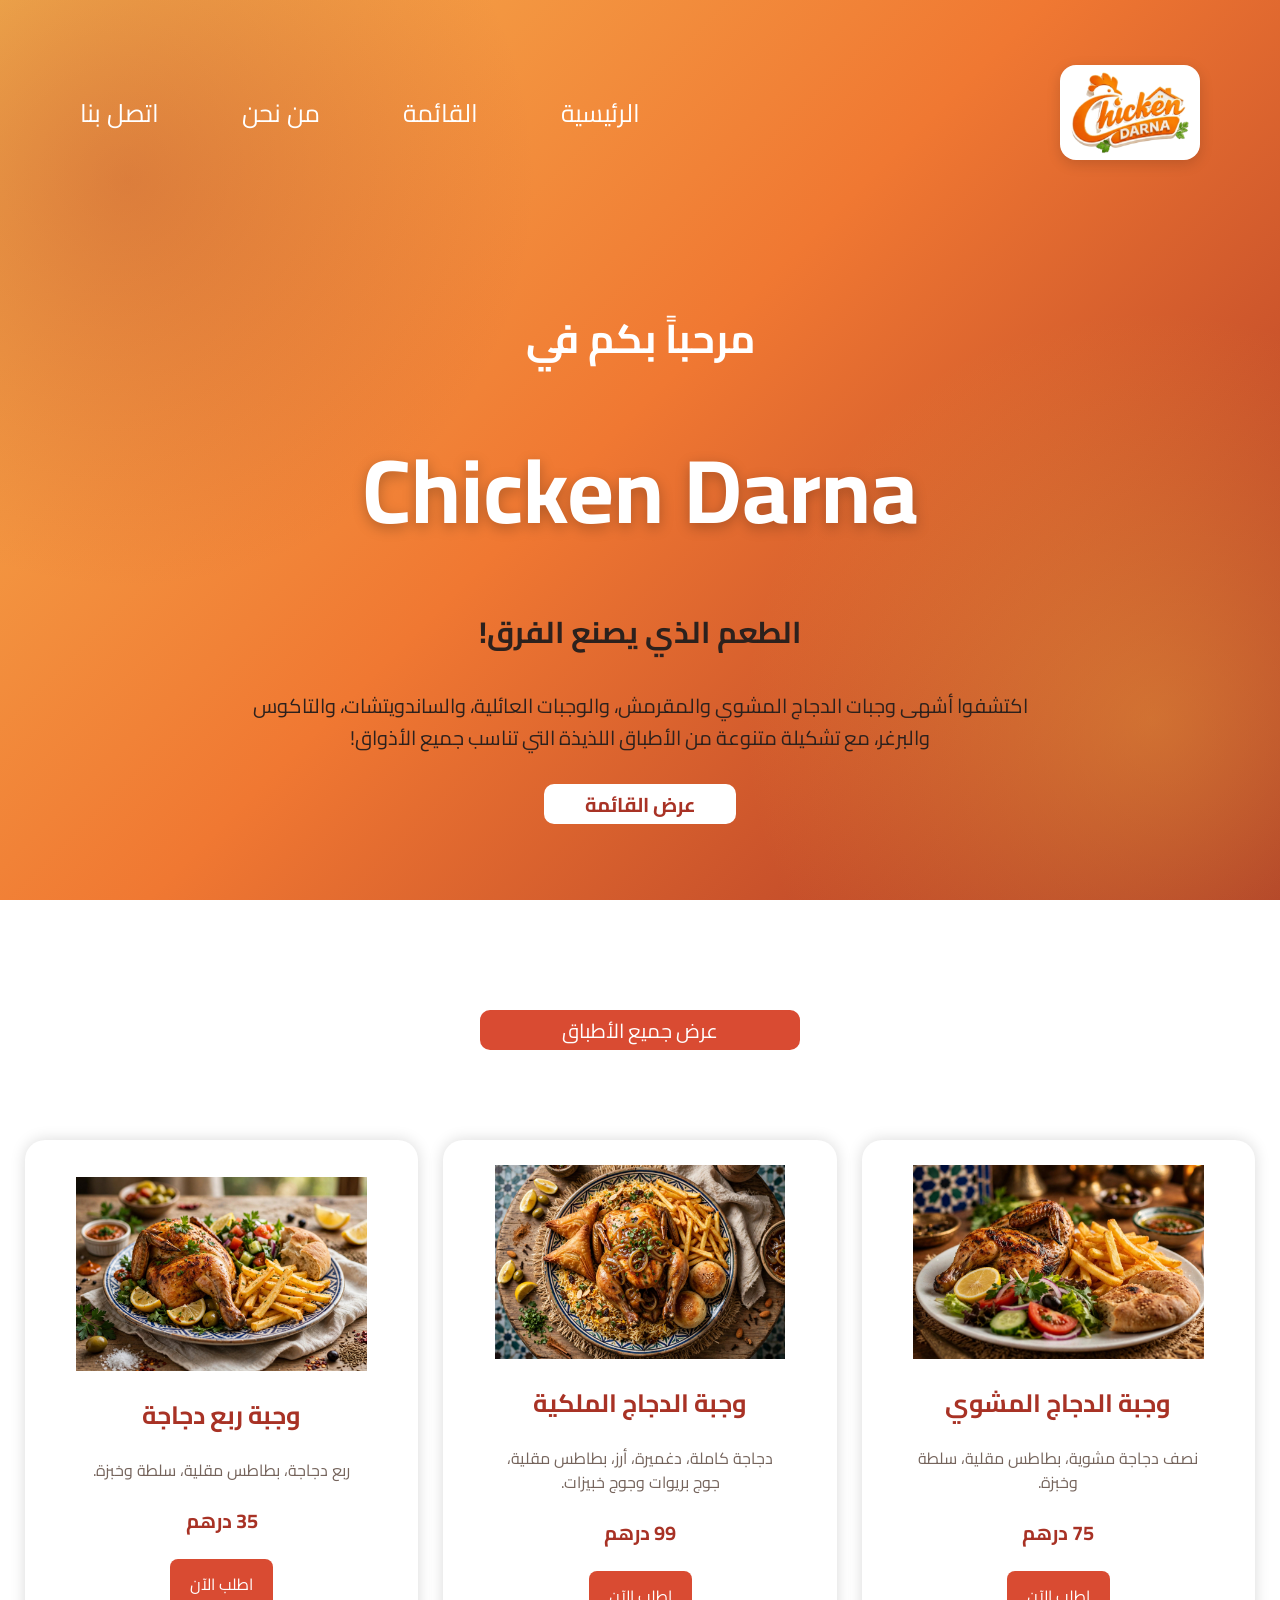
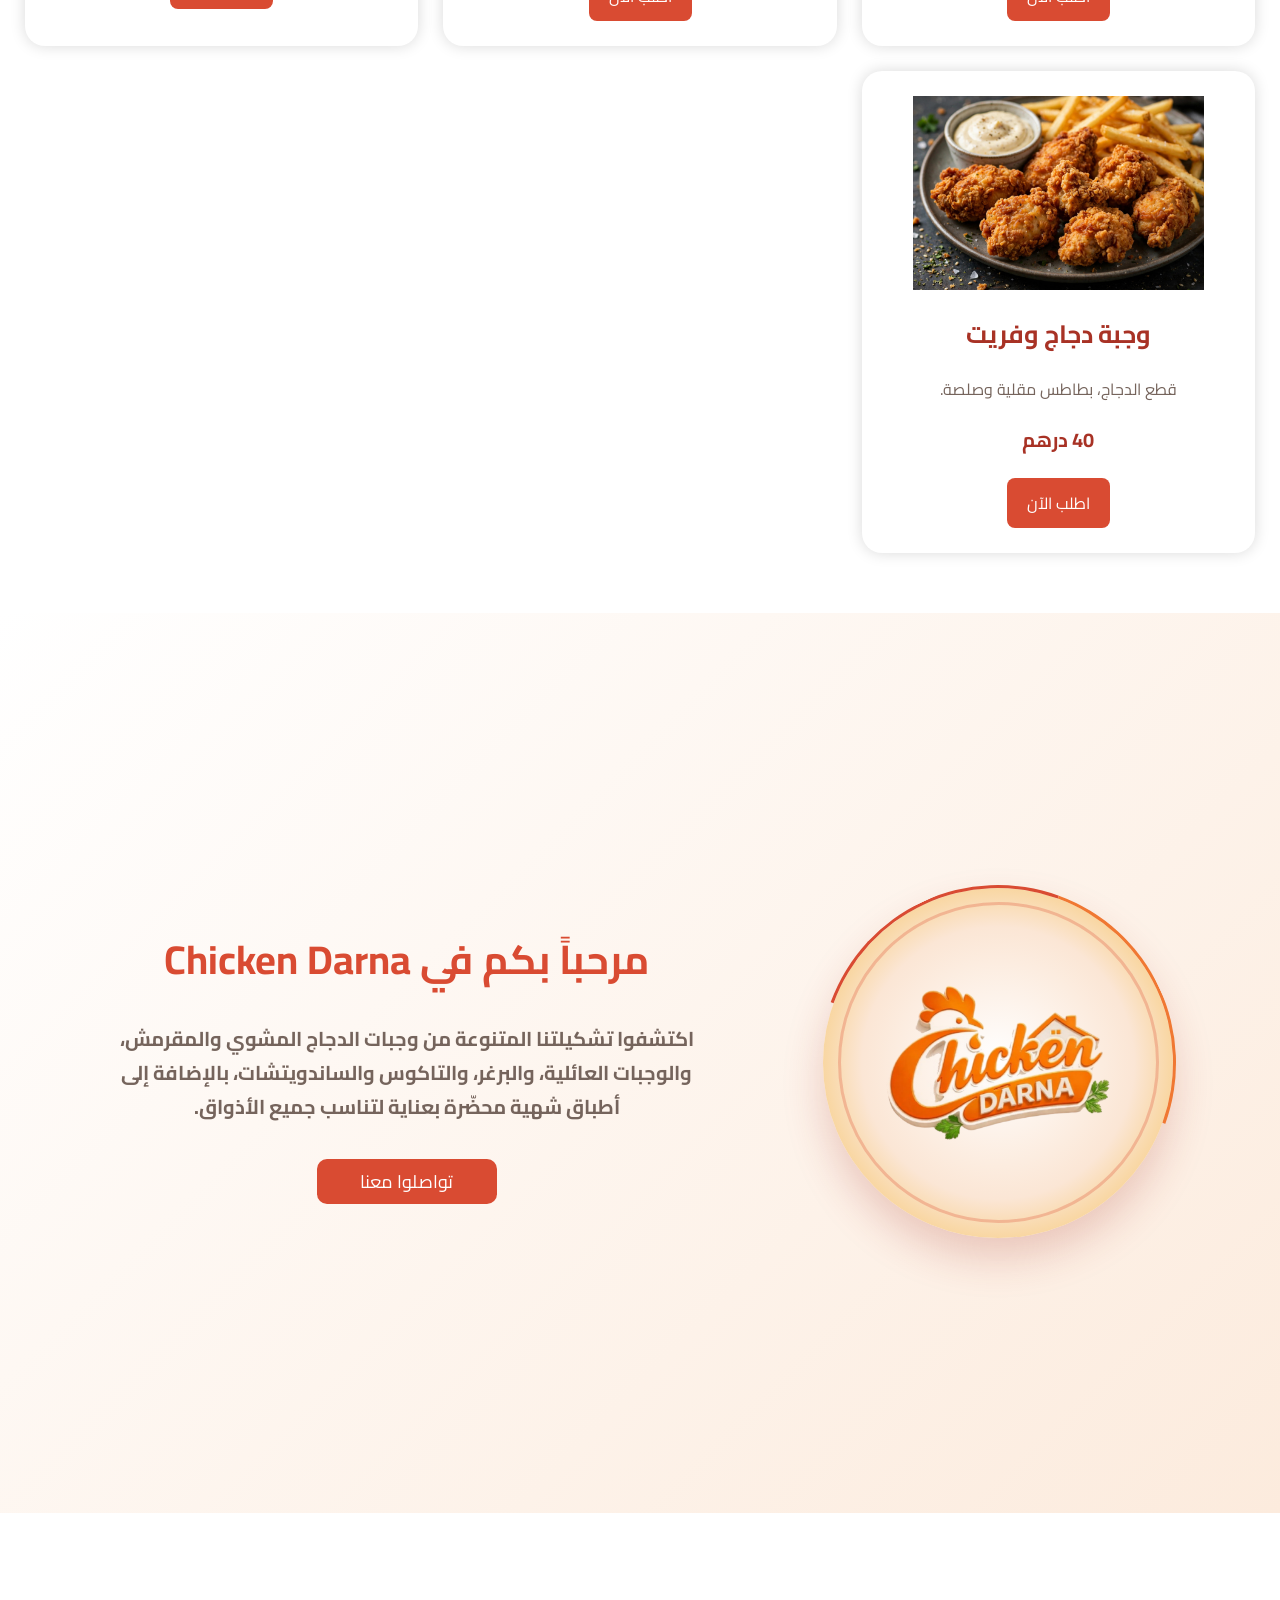
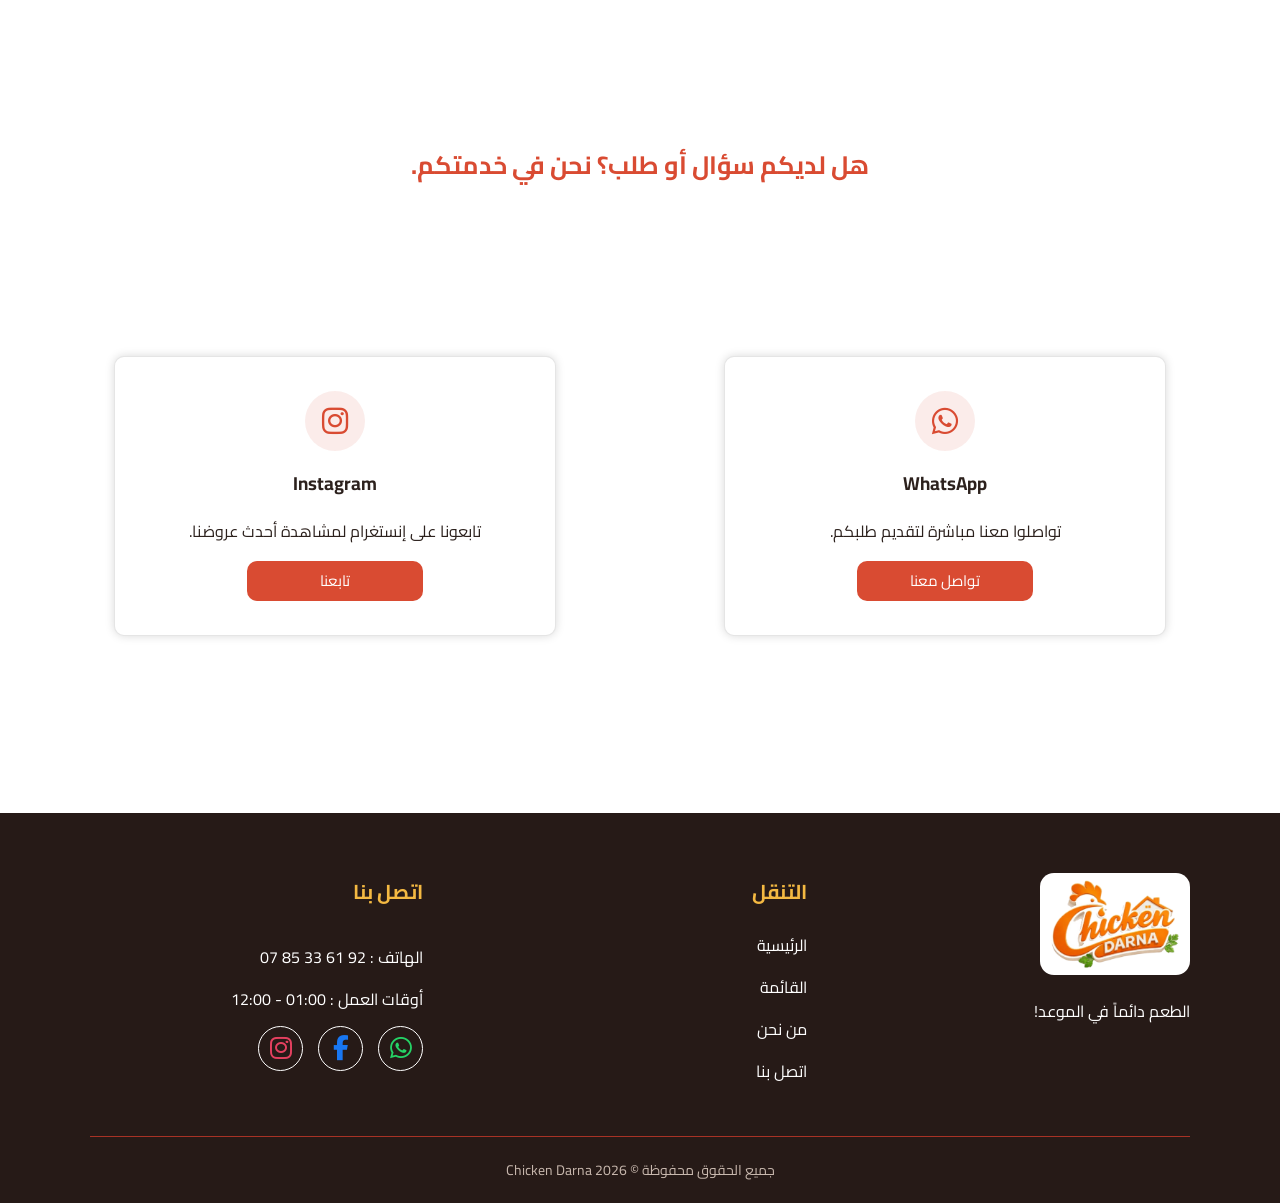
<file: index.html>
<!DOCTYPE html>
<html lang="ar" dir="rtl">
<head>
    <meta charset="UTF-8">
    <meta name="viewport" content="width=device-width, initial-scale=1.0">
    <title>Chicken Darna</title>
</head>
<body>
    <script>
        location.href = './Frontend/Home/ChickenDarna.html'
    </script>
</body>
</html>
</file>
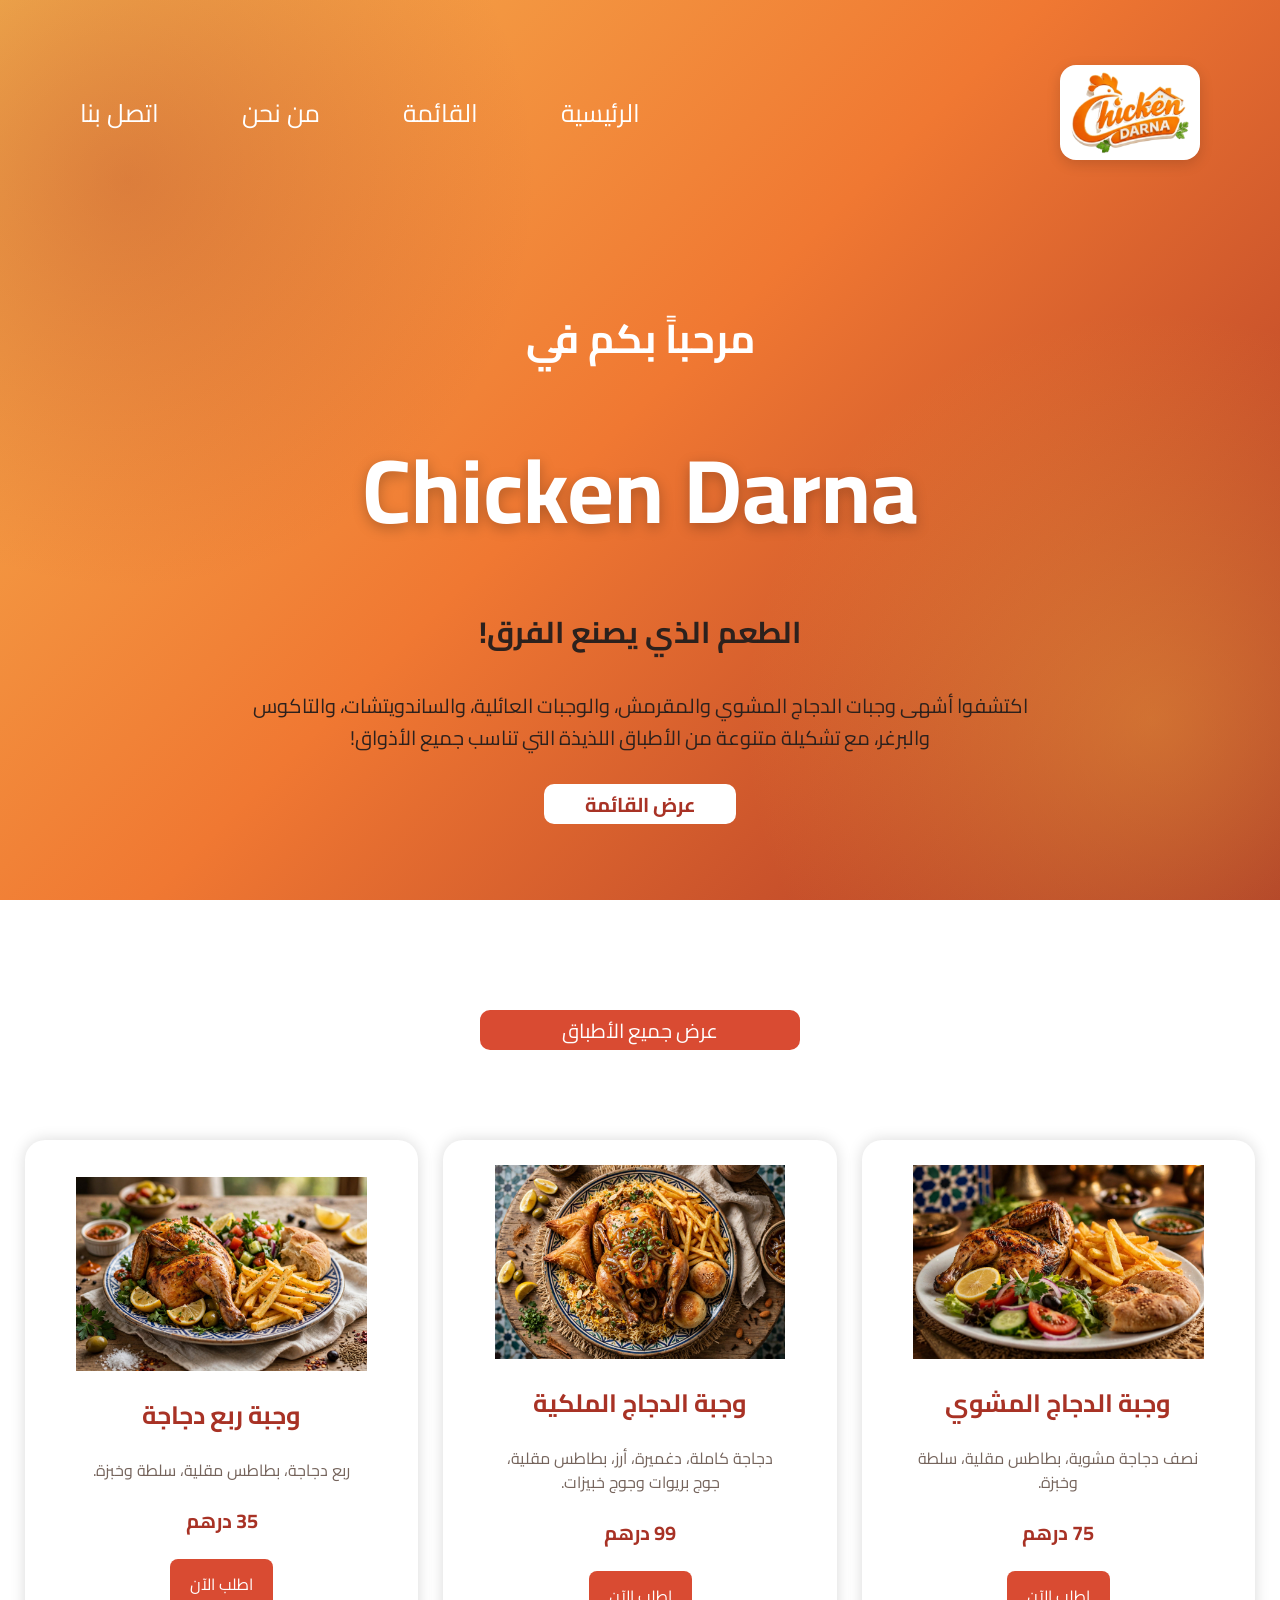
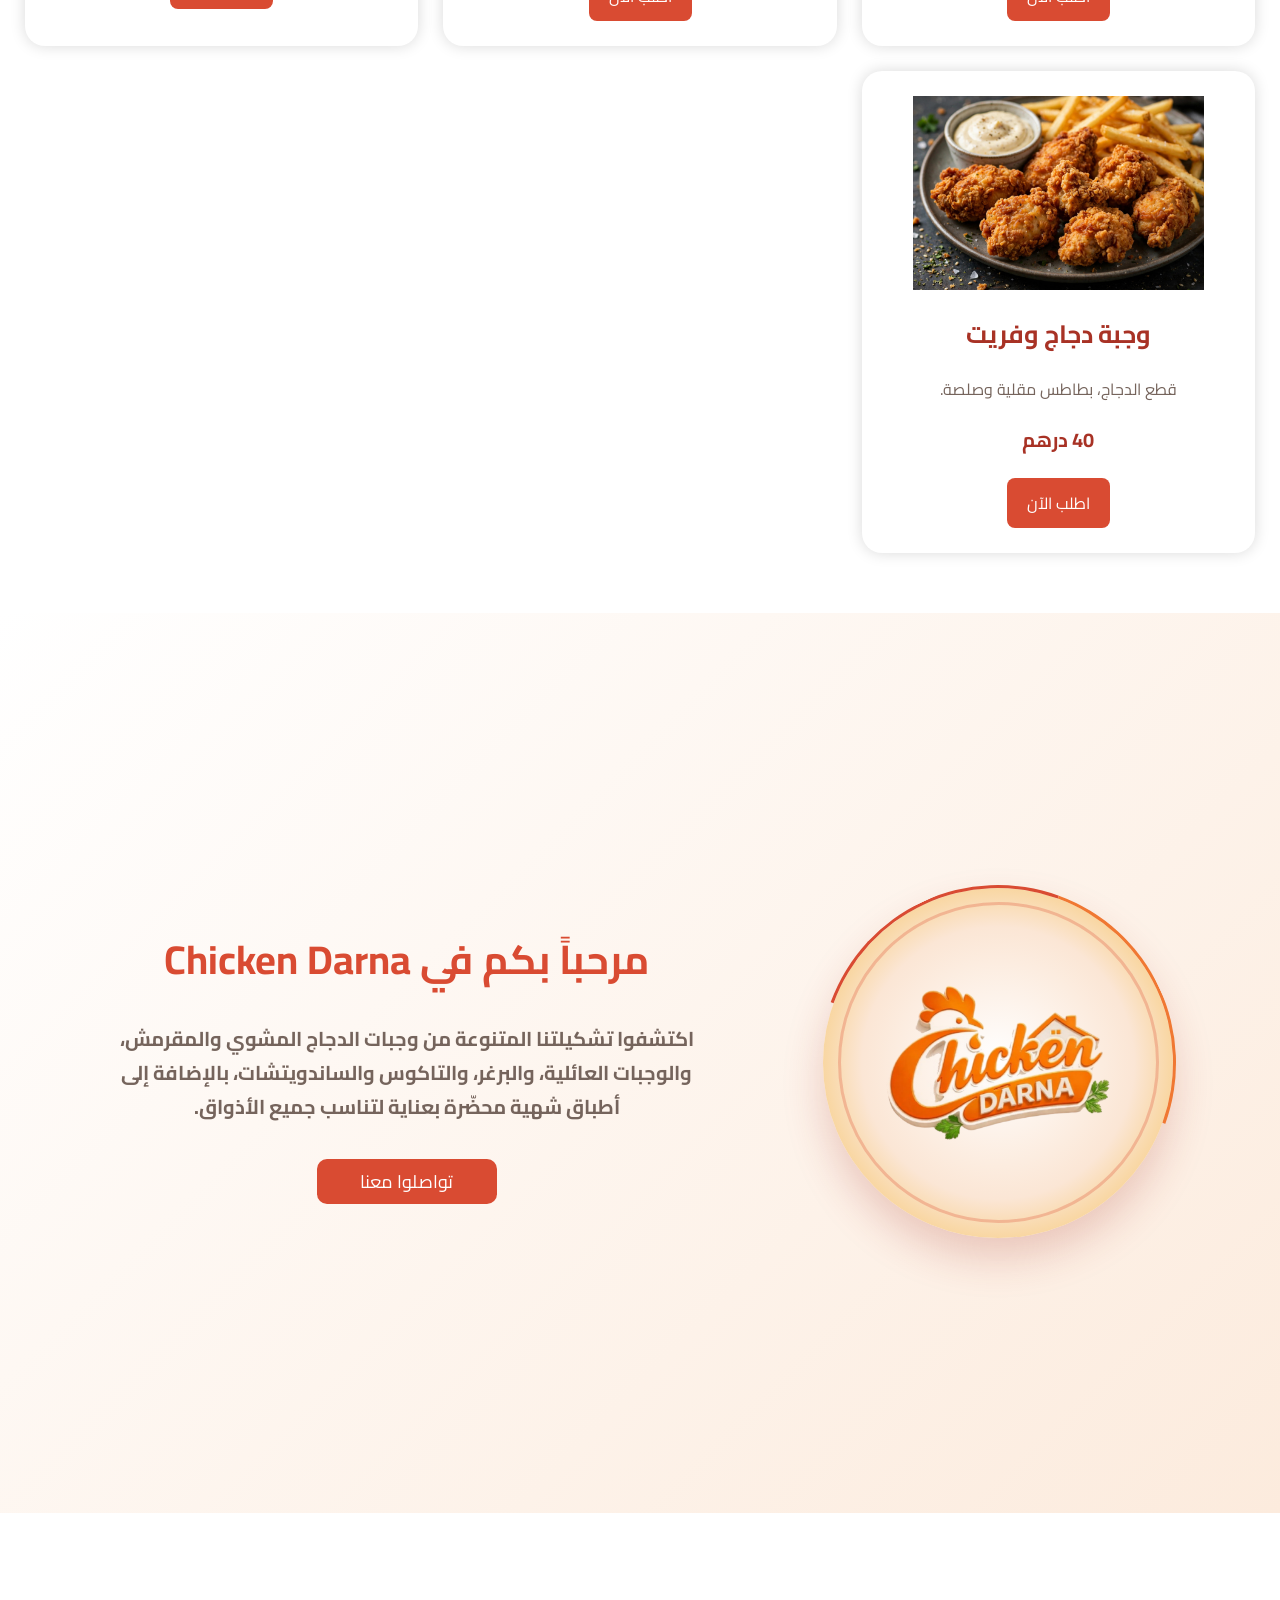
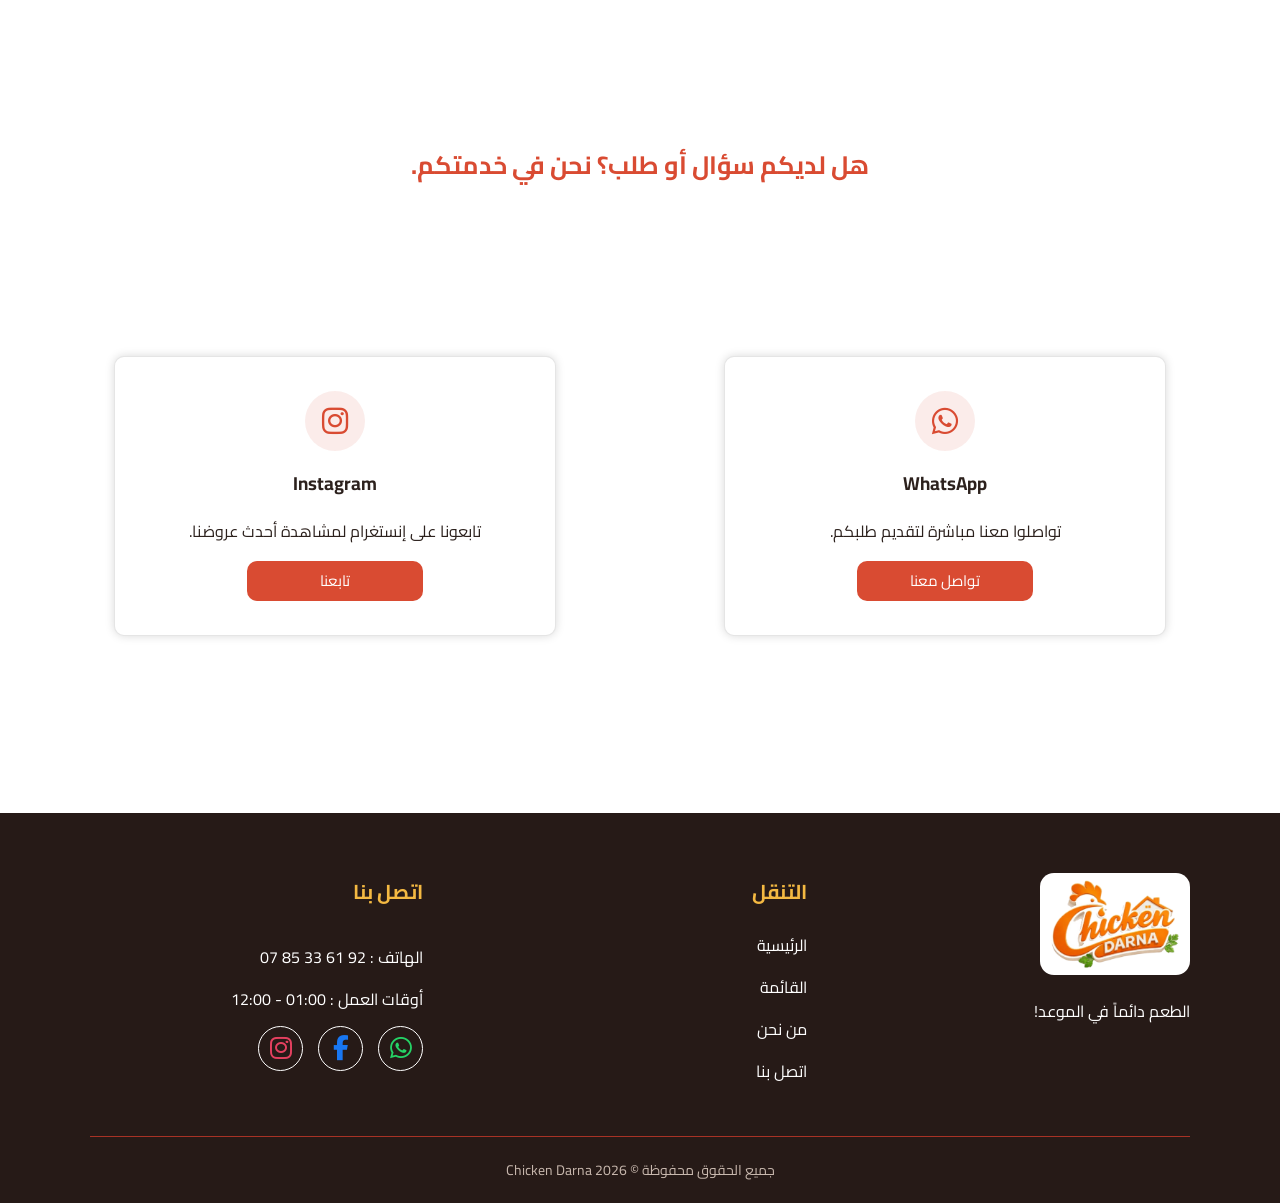
<file: Frontend/Home/ChickenDarna.html>
<!DOCTYPE html>
<html lang="ar" dir="rtl">

<head>
    <meta charset="UTF-8">
    <meta name="viewport" content="width=device-width, initial-scale=1.0">
    <link rel="stylesheet" href="https://cdnjs.cloudflare.com/ajax/libs/font-awesome/6.7.2/css/all.min.css">
    <link rel="shortcut icon" href="../imgs/Logo.png" type="image/x-icon">
    <link rel="preconnect" href="https://fonts.googleapis.com">
    <link rel="stylesheet" href="https://fonts.googleapis.com/css2?family=Cairo:wght@400;600;700;800&display=swap">
    <link rel="stylesheet" href="./style.css">
    <title>Chicken Darna | تشيكن دارنا</title>
</head>

<body>
    <div id="error-container" class="error-container" role="alert">
        <i class="fas fa-exclamation-circle"></i>
        <p>حدث خطأ، يرجى المحاولة مرة أخرى.</p>
        <button type="button" aria-label="إغلاق رسالة الخطأ" onclick="closeAlret()">
            &times;
        </button>
    </div>
    <section class="hero" id="home">
        <header>

            <img src="../imgs/Logo.png" alt="Chicken Darna">

            <button class="menu-toggle" onclick="toggleMenu()">☰</button>

            <ul id="nav-links">
                <li><a href="#home">الرئيسية</a></li>
                <li><a href="#menu">القائمة</a></li>
                <li><a href="#about">من نحن</a></li>
                <li><a href="#contact">اتصل بنا</a></li>
            </ul>
            <div class="content-alert">
                <div class="alert" id="alert">
                    تمت إضافة الطبق إلى السلة!
                </div>
            </div>
        </header>
        <div class="hero-content">
            <h2>مرحباً بكم في</h2>
            <h1>Chicken Darna</h1>
            <h3>الطعم الذي يصنع الفرق!</h3>
            <p>
                اكتشفوا أشهى وجبات الدجاج المشوي والمقرمش، والوجبات العائلية، والساندويتشات، والتاكوس والبرغر، مع تشكيلة
                متنوعة من الأطباق اللذيذة التي تناسب جميع الأذواق!
            </p>
            <button onclick="location.href='#menu'">عرض القائمة</button>
        </div>
    </section>
    <section id="menu">
        <div class="cards-container">
            <div class="voirPlas">
                <a href="../menu/menu.html">عرض جميع الأطباق</a>
            </div>

            <div id="cards" class="cards">
                <div class="product-info" id="parent2">
                    <img src="../imgs/Formules/DjejMechwi.jpg" alt="وجبة الدجاج المشوي">
                    <h3>وجبة الدجاج المشوي</h3>
                    <p>نصف دجاجة مشوية، بطاطس مقلية، سلطة وخبزة.</p>
                    <span class="price"> 75 درهم</span>
                    <button onclick="commender(2, 'Formules', undefined)"> اطلب الآن</button>
                </div>

                <div class="product-info" id="parent1">
                    <img src="../imgs/Formules/DjejMalaki.jpg" alt="وجبة الدجاج الملكية">
                    <h3>وجبة الدجاج الملكية</h3>
                    <p>دجاجة كاملة، دغميرة، أرز، بطاطس مقلية، جوج بريوات وجوج خبيزات.</p>
                    <span class="price">99 درهم</span>
                    <button onclick="commender(1, 'Formules', undefined)">اطلب الآن</button>
                </div>
                <div class="product-info" id="parent5">
                    <img src="../imgs/Formules/RobeDjej.jpg" alt="وجبة ربع دجاجة">
                    <h3>وجبة ربع دجاجة</h3>
                    <p>ربع دجاجة، بطاطس مقلية، سلطة وخبزة.</p>
                    <span class="price">35 درهم</span>
                    <button onclick="commender(5, 'Formules', undefined)">اطلب الآن</button>
                </div>
                <div class="product-info" id="parent7">
                    <img src="../imgs/Formules/DjejFrites.jpg" alt="وجبة دجاج وفريت">
                    <h3>وجبة دجاج وفريت</h3>
                    <p>قطع الدجاج، بطاطس مقلية وصلصة.</p>
                    <span class="price">40 درهم</span>
                    <button onclick="commender(7, 'Formules', undefined)">اطلب الآن</button>
                </div>

            </div>


        </div>
    </section>
    <section id="about" class="about">
        <div class="container">

            <div class="about-image">
                <img src="../imgs/Logo.png" alt="Chicken Darna">
            </div>

            <div class="about-content">

                <h2>مرحباً بكم في Chicken Darna</h2>

                <p>
                    اكتشفوا تشكيلتنا المتنوعة من وجبات الدجاج المشوي والمقرمش، والوجبات العائلية، والبرغر، والتاكوس
                    والساندويتشات، بالإضافة إلى أطباق شهية محضّرة بعناية لتناسب جميع الأذواق.
                </p>

                <button onclick="location.href='#contact'" class="btn">
                    تواصلوا معنا
                </button>

            </div>

        </div>

    </section>
    <section id="contact" class="contact">

        <div class="contact-title">

            <p>
                هل لديكم سؤال أو طلب؟
                نحن في خدمتكم.
            </p>
        </div>

        <!-- WhatsApp -->
        <div class="cardsContact">
            <div class="contact-card">

                <div class="icon">
                    <i class="fa-brands fa-whatsapp"></i>

                </div>

                <h3>WhatsApp</h3>

                <p>
                    تواصلوا معنا مباشرة
                    لتقديم طلبكم.
                </p>

                <button onclick="wathsape()" class="contact-btn">
                    تواصل معنا
                </button>

            </div>


            <!-- Instagram -->
            <div class="contact-card">

                <div class="icon">
                    <i class="fa-brands fa-instagram"></i>
                </div>

                <h3>Instagram</h3>

                <p>
                    تابعونا على إنستغرام
                    لمشاهدة أحدث عروضنا.
                </p>

                <button onclick="instagram()" class="contact-btn">
                    تابعنا
                </button>

            </div>



        </div>
    </section>
    <footer class="footer">

        <div class="footer-content">

            <div class="footer-brand">
                <img src="../imgs/Logo.png" alt="Chicken Darna">

                <p>
                    الطعم دائماً في الموعد!
                </p>
            </div>

            <div class="footer-links">
                <h3>التنقل</h3>

                <ul>
                    <li><a href="#home">الرئيسية</a></li>
                    <li><a href="#menu">القائمة</a></li>
                    <li><a href="#about">من نحن</a></li>
                    <li><a href="#contact">اتصل بنا</a></li>
                </ul>
            </div>

            <div class="footer-contact">
                <h3>اتصل بنا</h3>

                <p>الهاتف : <a class="phone-link" href="tel:+212785336192" dir="ltr">07 85 33 61 92</a></p>
                <p>أوقات العمل : <span dir="ltr">12:00 - 01:00</span></p>
                <div class="social-icons">


                    <a href="https://wa.me/212785336192" target="_blank" class="whatsapp">
                        <i class="fa-brands fa-whatsapp"></i>
                    </a>

                    <a target="_blank" href="https://www.facebook.com/Chickendarna" class="facebook">
                        <i class="fa-brands fa-facebook-f"></i>
                    </a>
                    <a href="https://www.instagram.com/chickendarna/" target="_blank" class="instagram">
                        <i class="fa-brands fa-instagram"></i>
                    </a>
                </div>
            </div>

        </div>

        <div class="footer-bottom">
            <p>جميع الحقوق محفوظة © 2026 Chicken Darna</p>
        </div>

    </footer>
    <script src="./script.js"></script>
    <script src="../Ensemble.js"></script>
</body>

</html>
</file>
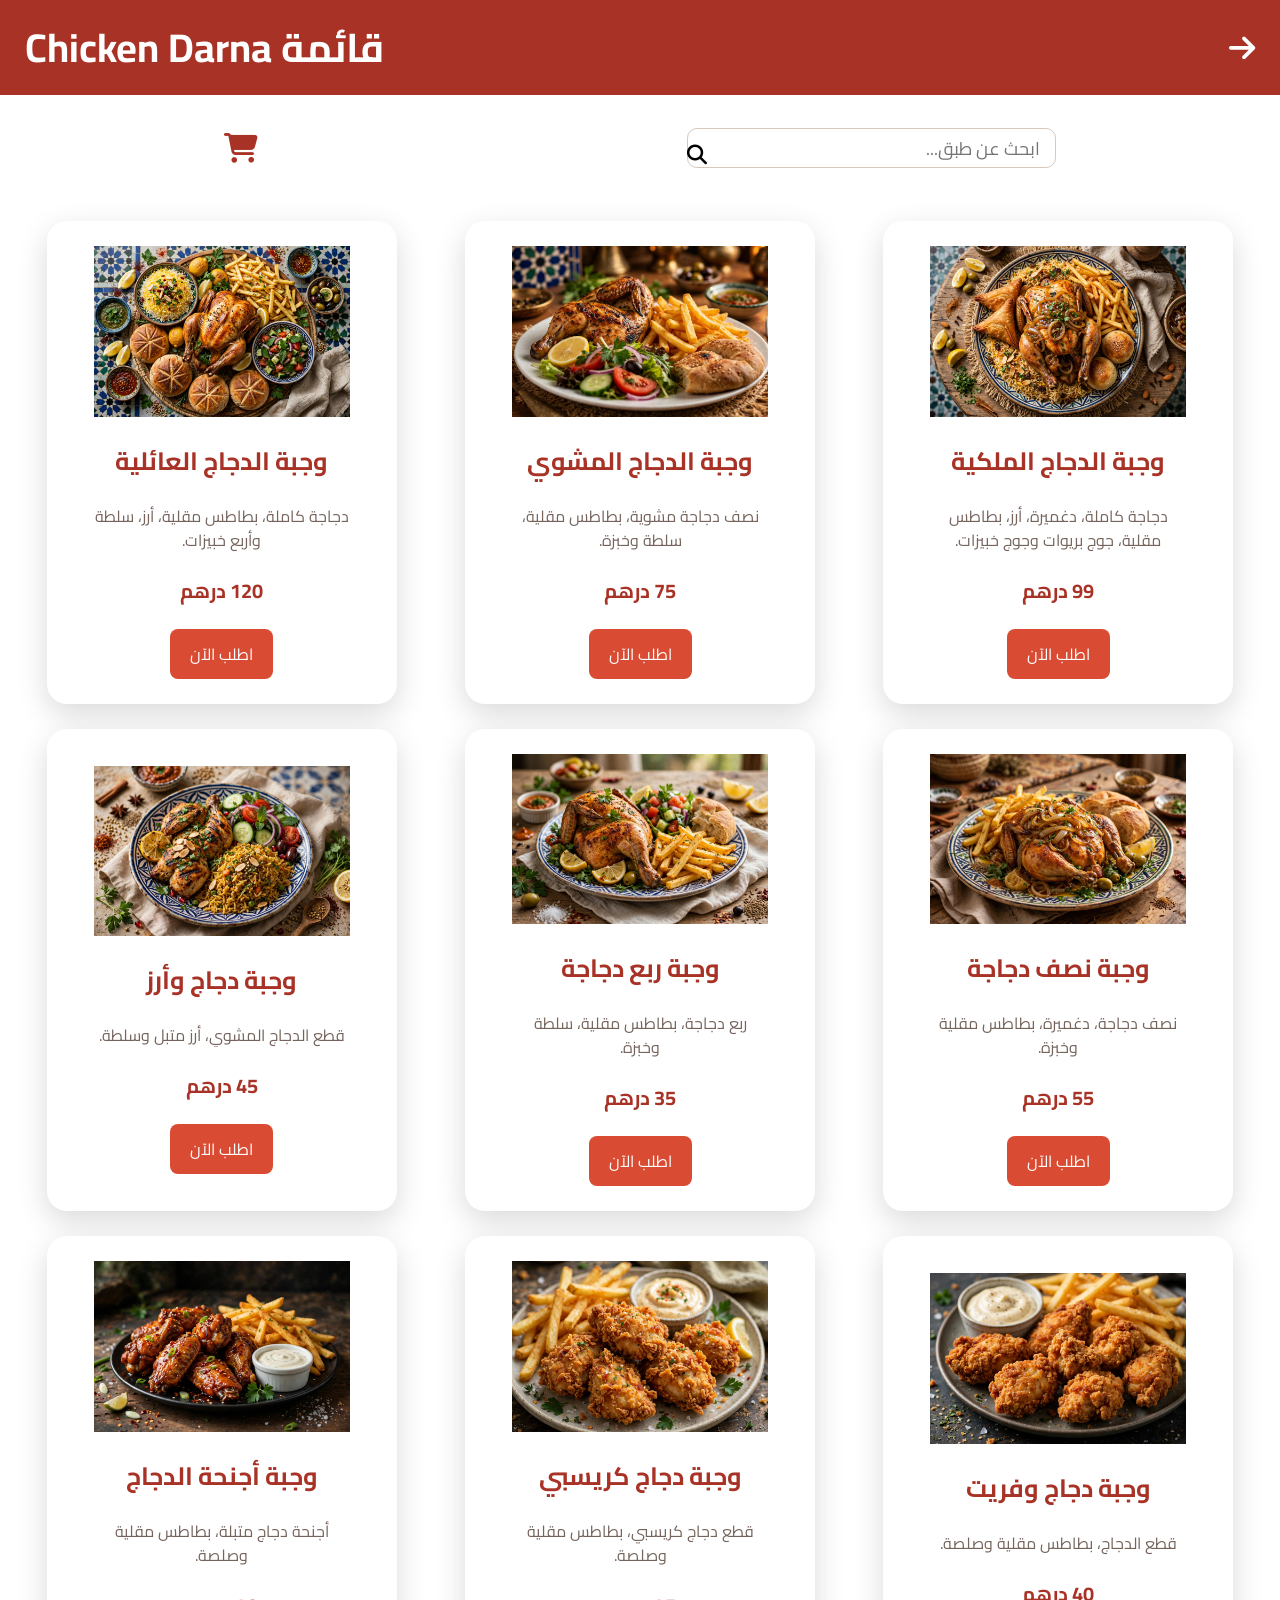
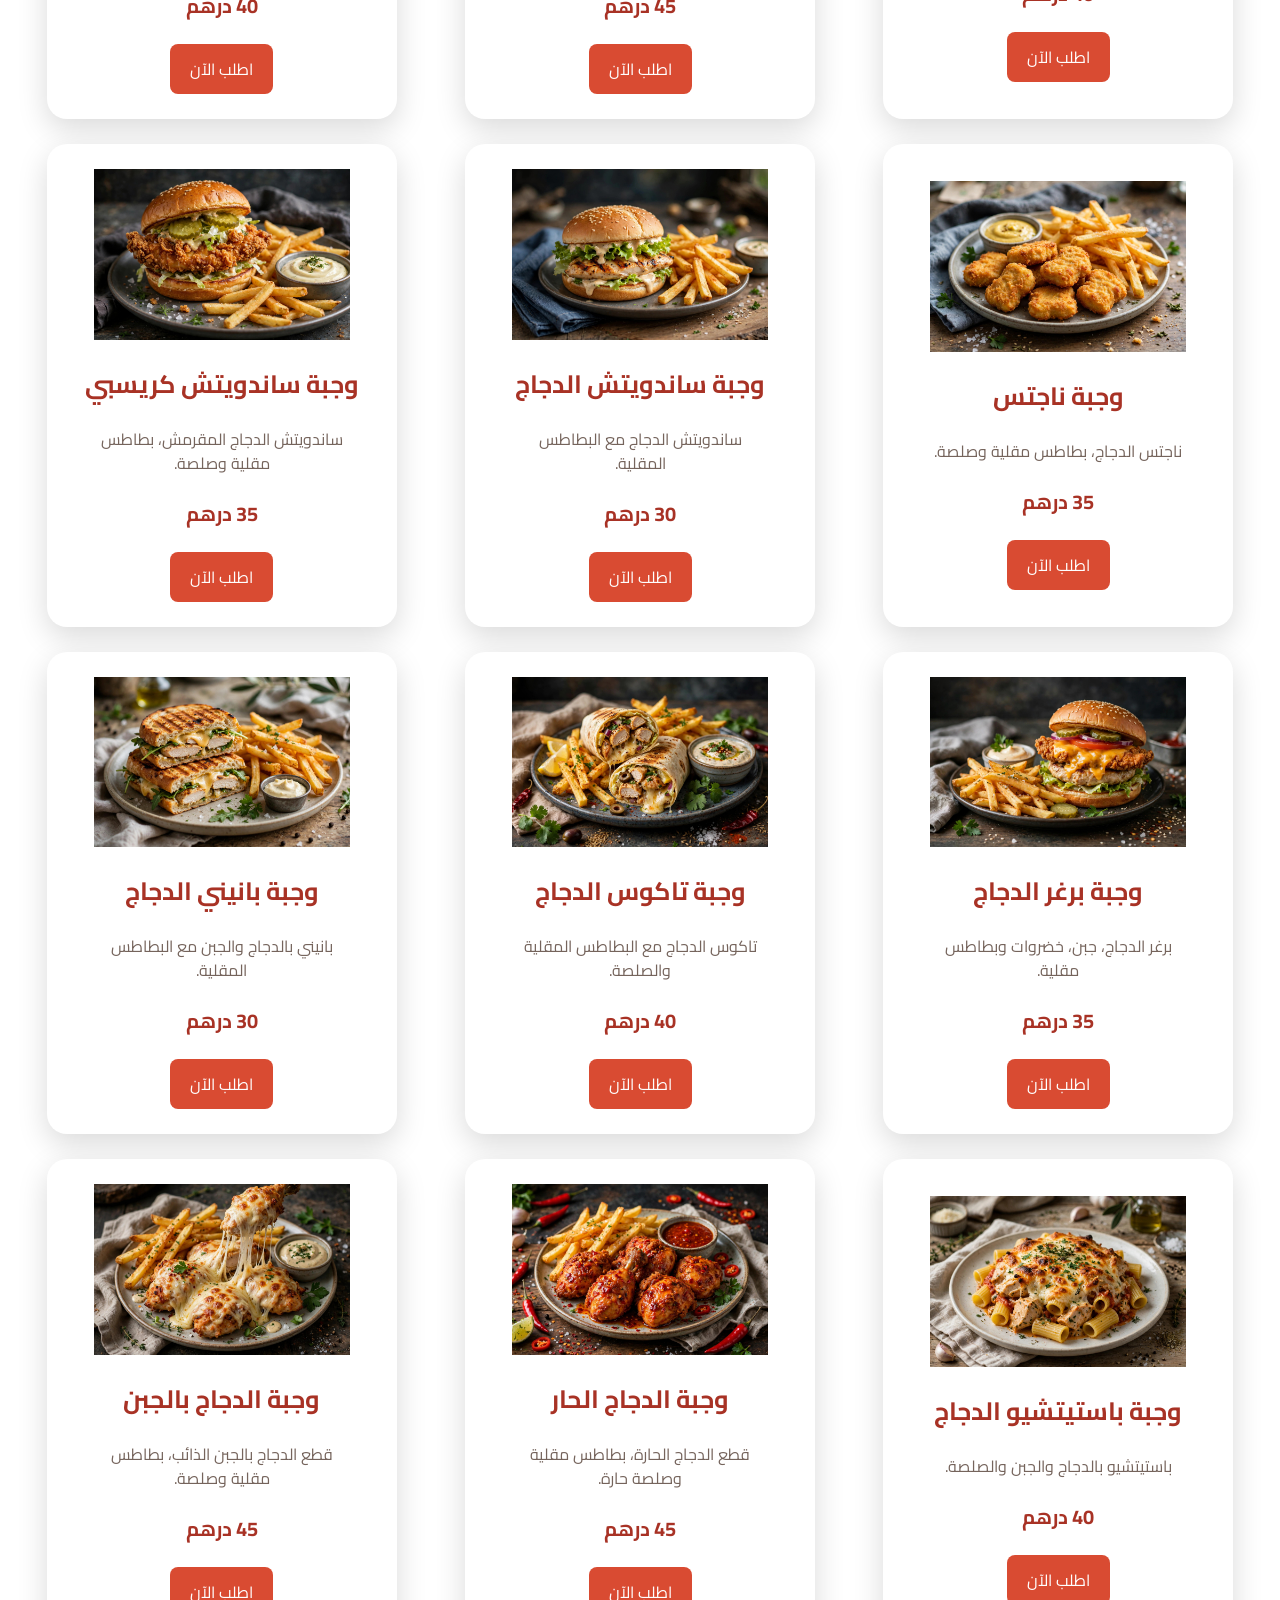
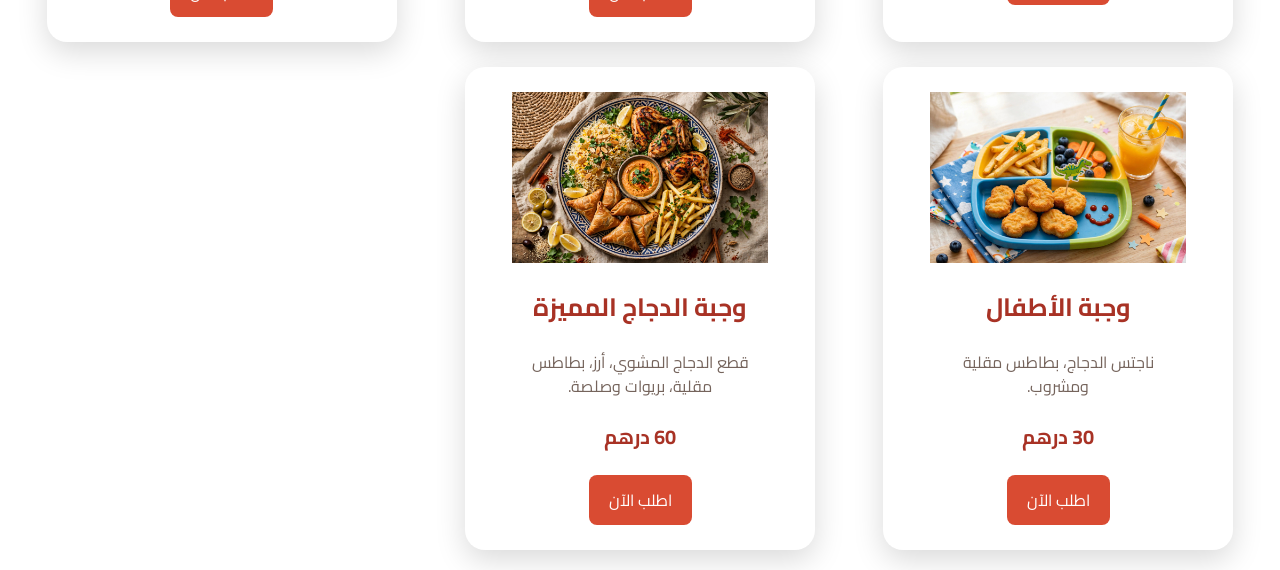
<file: Frontend/menu/menu.html>
<!DOCTYPE html>
<html lang="ar" dir="rtl">

<head>
    <meta charset="UTF-8">
    <meta name="viewport" content="width=device-width, initial-scale=1.0">
    <link rel="stylesheet" href="https://cdnjs.cloudflare.com/ajax/libs/font-awesome/6.5.2/css/all.min.css">
    <link rel="preconnect" href="https://fonts.googleapis.com">
    <link rel="stylesheet" href="https://fonts.googleapis.com/css2?family=Cairo:wght@400;600;700;800&display=swap">
    <link rel="shortcut icon" href="../imgs/Logo.png" type="image/x-icon">
    <link rel="stylesheet" href="./menu.css">
    <title>القائمة | Chicken Darna</title>
</head>

<body>

    <header>
        <button onclick="location.href='../Home/ChickenDarna.html'" class="back-btn">
            <i class="fa-solid fa-arrow-right"></i>
        </button>
        <h2>قائمة Chicken Darna</h2>
    </header>

    <div id="error-container" class="error-container" role="alert">
        <i class="fas fa-exclamation-circle"></i>
        <p>حدث خطأ، يرجى المحاولة مرة أخرى.</p>
        <button type="button" aria-label="إغلاق رسالة الخطأ" onclick="closeAlret()">
            &times;
        </button>
    </div>

    <section>

        <nav>
            <div class="search-content">
                <input type="text" id="search" placeholder="ابحث عن طبق..." onkeyup="isFidevalue()">
                <button onclick="debutSearch()">
                    <i class="fa-solid fa-magnifying-glass"></i>
                </button>
            </div>

            <button onclick="location.href='../panier/panier.html'" class="cart-btn">
                <i class="fa-solid fa-cart-shopping"></i>
            </button>

            <div class="content-alert">
                <div class="alert" id="alert">
                    تمت إضافة الطبق إلى السلة!
                </div>
            </div>
        </nav>

        <div id="cards" class="cards"></div>

    </section>

    <script src="./menu.js"></script>
    <script src="../Ensemble.js"></script>

</body>
</html>
</file>
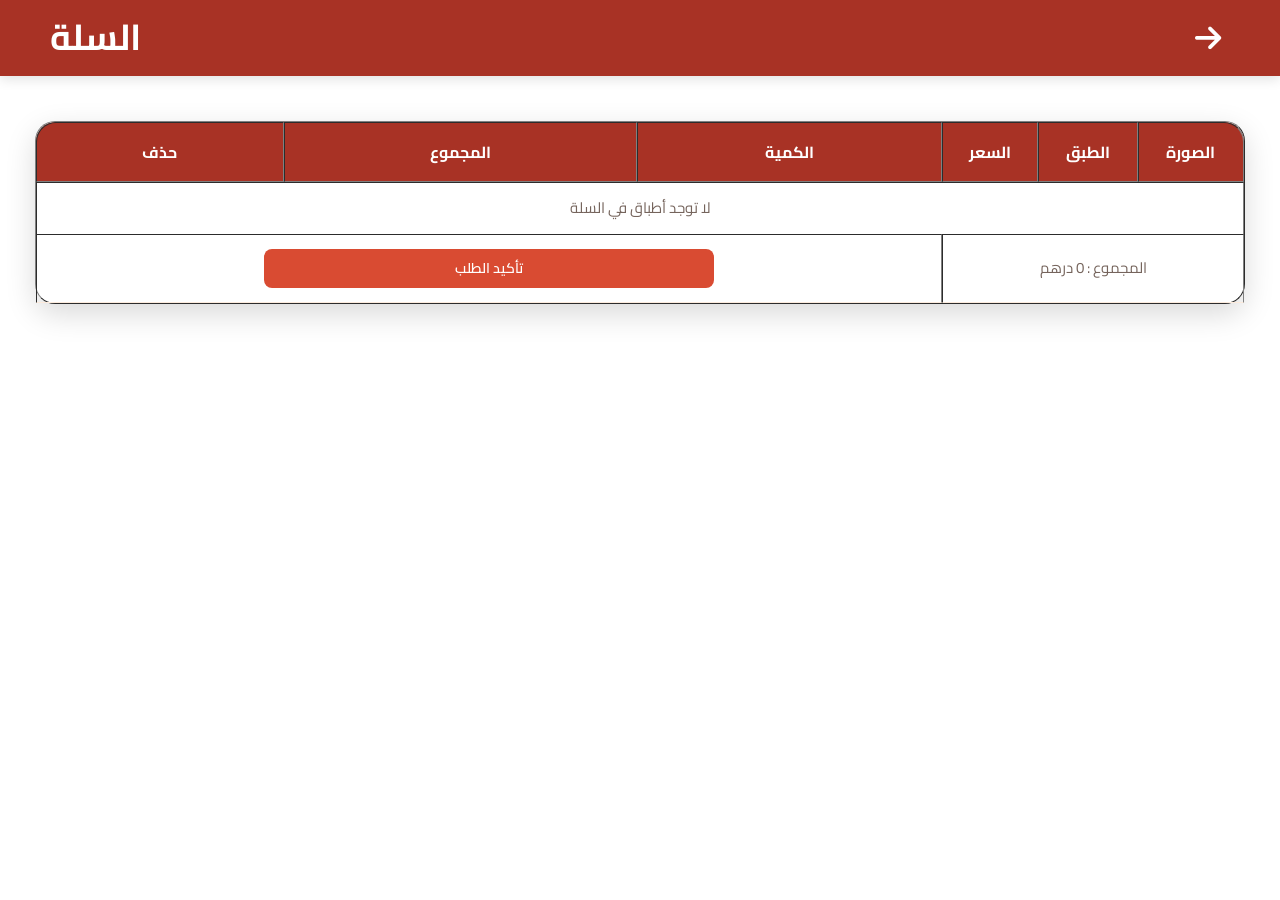
<file: Frontend/panier/panier.html>
<!DOCTYPE html>
<html lang="ar" dir="rtl">

<head>
    <meta charset="UTF-8">
    <meta name="viewport" content="width=device-width, initial-scale=1.0">
    <link rel="stylesheet" href="https://cdnjs.cloudflare.com/ajax/libs/font-awesome/6.5.2/css/all.min.css">
    <link rel="preconnect" href="https://fonts.googleapis.com">
    <link rel="stylesheet" href="https://fonts.googleapis.com/css2?family=Cairo:wght@400;600;700;800&display=swap">
    <link rel="shortcut icon" href="../imgs/Logo.png" type="image/x-icon">
    <link rel="stylesheet" href="./panier.css">
    <title>السلة | Chicken Darna</title>
</head>

<body>
    <header>
        <button onclick="location.href='../menu/menu.html'" class="back-btn">
            <i class="fa-solid fa-arrow-right"></i>
        </button>
        <h2>السلة</h2>

    </header>
    <section>
        <div class="error-message" id="errorMessage">
            حدث خطأ أثناء تأكيد طلبكم.
        </div>
        <div class="confirm" id="confirm">
            <div class="confirm-box">

                <h3>تأكيد الطلب</h3>

                <div id="commendes">

                </div>
                <div class="confirm-buttons">
                    <button id="ok">تأكيد</button>
                    <button id="no">إلغاء</button>
                </div>

            </div>
        </div>

        <table border="1">
            <thead>
                <tr>
                    <th>الصورة</th>
                    <th>الطبق</th>
                    <th>السعر</th>
                    <th>الكمية</th>
                    <th>المجموع</th>
                    <th>حذف</th>
                </tr>
            </thead>
            <tbody id="table">
            </tbody>
            <tfoot>
                <tr>
                    <td colspan="3">
                        المجموع : <span id="total"></span>
                    </td>
                    <td colspan="3">
                        <button class="confirme" onclick="confirme()">تأكيد الطلب</button>
                    </td>
                </tr>
            </tfoot>
        </table>
    </section>
    <script src="./panier.js"></script>
</body>

</html>
</file>
<file: Frontend/Home/style.css>
* {
    margin: 0;
    padding: 0;
    box-sizing: border-box;
}

:root {
    /* COLOR PALETTE */
    --primary-red: #D94B32;
    --dark-red: #A83225;

    --primary-orange: #F07832;
    --light-orange: #F4B942;

    --background: #FFFFFF;
    --card-bg: #FFFFFF;
    --section-bg: #FCEBDD;

    --text-dark: #2C211D;
    --text-gray: #75645C;
    --text-light: #FFFFFF;

    --footer-bg: #261A17;

    /* COMPATIBILITY */
    --shadow: 0 10px 30px rgba(0, 0, 0, 0.15);
    --radius: 20px;
    --transition: 0.3s ease;

    --hero-gradient:
        radial-gradient(circle at 90% 80%,
            rgba(244, 185, 66, 0.38),
            transparent 30%),
        radial-gradient(circle at 10% 20%,
            rgba(168, 50, 37, 0.32),
            transparent 30%),
        linear-gradient(135deg,
            #F6B34F 0%,
            #F07832 48%,
            #A83225 100%);
}

/* GENERAL */

html {
    scroll-behavior: smooth;
}

body {
    font-family: 'Cairo', Arial, Helvetica, sans-serif;
    background: var(--background);
    color: var(--text-dark);
}

button,
a {
    -webkit-tap-highlight-color: transparent;
}

section {
    min-height: 100vh;
    display: flex;
    overflow: hidden;
}

/* HEADER */

header {
    display: flex;
    align-items: center;
    justify-content: space-between;
    padding: 20px 80px;
    height: 25vh;
    width: 100%;
}

header img {
    width: 140px;
    background: #FFFFFF;
    border-radius: 16px;
    padding: 6px 10px;
    box-shadow: 0 4px 14px rgba(0, 0, 0, 0.15);
}

header ul {
    display: flex;
    list-style: none;
    width: 50%;
    justify-content: space-between;
}

header ul li a {
    color: var(--text-light);
    text-decoration: none;
    font-size: 25px;
    transition: var(--transition);
    position: relative;
}

header ul li a::before {
    content: "";
    position: absolute;
    inset-inline-start: 0;
    bottom: -5px;
    height: 3px;
    background-color: var(--dark-red);
    width: 0;
    transition: var(--transition);
}

header ul li a:hover {
    color: var(--dark-red);
}

header ul li a:hover::before {
    width: 100%;
}

/* MOBILE MENU BUTTON */

.menu-toggle {
    display: none;
    background: none;
    border: none;
    color: var(--text-light);
    font-size: 30px;
    cursor: pointer;
}

/* HERO */

.hero {
    align-items: center;
    background: var(--hero-gradient);
    flex-direction: column;
}

.hero-content {
    transform: translateY(500px);
    animation: transforme 2s ease forwards;
    width: 100%;
    text-align: center;
    display: flex;
    flex-direction: column;
    align-items: center;
    justify-content: center;
    height: 75vh;
    gap: 30px;
}

.hero-content h2 {
    font-size: 40px;
    color: var(--text-light);
}

.hero-content h1 {
    font-size: 90px;
    color: var(--text-light);
    text-shadow: 0 4px 14px rgba(0, 0, 0, 0.25);
}

.hero-content h3 {
    font-size: 30px;
    color: var(--text-dark);
}

.hero-content p {
    font-size: 20px;
    color: var(--text-dark);
    max-width: 800px;
    line-height: 1.6;
}

.hero-content button {
    width: 15%;
    min-width: 150px;
    height: 40px;

    background: #FFFFFF;

    border: none;
    border-radius: 10px;
    font-size: 20px;
    font-weight: bold;
    color: var(--dark-red);
    cursor: pointer;
    transition: var(--transition);
    animation: btn 3s ease 1s 1;
}

.hero-content button:hover {
    transform: translateY(-7px);
    box-shadow: 0 5px 20px rgba(255, 255, 255, 0.8);
}

/* ANIMATIONS */

@keyframes transforme {
    to {
        transform: translateY(0);
    }
}

@keyframes btn {
    0%, 100% {
        box-shadow: 0 0 0 transparent;
    }

    50% {
        box-shadow: 0 0 50px var(--light-orange);
    }
}

/* MENU */

#menu {
    justify-content: space-around;
    padding: 40px 0;
}

.cards-container {
    width: 100%;
}

.cards-container h1 {
    text-align: center;
    display: flex;
    align-items: center;
    justify-content: center;
    font-size: 50px;
    color: var(--dark-red);
    margin: 30px;
}

.cards {
    width: 100%;
    display: grid;
    grid-template-columns: repeat(auto-fit, minmax(300px, 1fr));
    gap: 25px;
    padding: 20px 25px;
}

.no-product {
    width: 100%;
    text-align: center;
    color: var(--text-gray);
    font-size: 22px;
    font-weight: bold;
    padding: 50px 0;
}

/* PRODUCT */

.product-info {
    width: 100%;
    min-height: 300px;
    padding: 25px 15px;
    display: flex;
    flex-direction: column;
    justify-content: center;
    align-items: center;
    gap: 20px;
    border-radius: var(--radius);
    background-color: var(--card-bg);
    box-shadow: 0 0 15px rgba(0, 0, 0, 0.15);
    transition: var(--transition);
}

.product-info:hover {
    transform: translateY(-5px);
}

.product-info h3 {
    color: var(--dark-red);
    font-size: 25px;
    text-align: center;
}

.product-info p {
    color: var(--text-gray);
    max-width: 80%;
    line-height: 1.5;
    text-align: center;
    display: -webkit-box;
    -webkit-box-orient: vertical;
    -webkit-line-clamp: 2;
    overflow: hidden;
}

.product-info .price {
    color: var(--dark-red);
    font-size: 20px;
    font-weight: bold;
}

.product-info img {
    width: 80%;
}

.product-info button:not(.Taill button) {
    width: fit-content;
    padding: 10px 20px;
    border: none;
    border-radius: 8px;
    background-color: var(--primary-red);
    color: var(--text-light);
    font-size: 16px;
    cursor: pointer;
    transition: var(--transition);
}

.product-info button:hover:not(.Taill button) {
    transform: translateY(-3px);
    background-color: var(--dark-red);
}

/* ALERT */

.content-alert {
    position: fixed;
    top: 140px;
    right: 0;
    width: 100%;
    z-index: 1000;
    pointer-events: none;
}

.alert {
    width: min(35%, 450px);
    min-height: 40px;
    padding: 8px 15px;
    background-color: var(--dark-red);
    display: flex;
    align-items: center;
    justify-content: center;
    font-size: 20px;
    color: var(--text-light);
    border-radius: 10px;
    position: absolute;
    right: -100%;
    transition: right 1s ease-out;
}

.alert.active {
    right: 0;
}

/* VOIR PLUS */

.voirPlas {
    width: 100%;
    display: flex;
    justify-content: center;
    align-items: center;
    height: 20vh;
}

.voirPlas a {
    width: 25%;
    background-color: var(--primary-red);
    height: 40px;
    border: none;
    border-radius: 10px;
    font-size: 20px;
    text-decoration: none;
    color: var(--text-light);
    transition: var(--transition);
    display: flex;
    align-items: center;
    justify-content: center;
    cursor: pointer;
}

.voirPlas a:hover {
    background-color: var(--dark-red);
    transform: translateY(-5px);
}

/* ABOUT */

.about {
    align-items: center;
    justify-content: space-around;
    flex-direction: column;
    padding: 70px 20px;

    background:
        linear-gradient(135deg,
            var(--background),
            var(--section-bg));
}

.about h1 {
    width: 100%;
    color: var(--dark-red);
    text-align: center;
    font-size: 50px;
    margin-bottom: 30px;
}

/* ABOUT CONTAINER */

.container {
    display: flex;
    justify-content: space-evenly;
    flex-direction: row;
    gap: 80px;
    padding: 30px;
    min-height: 500px;
    align-items: center;
    width: 100%;
    max-width: 1200px;
    margin: auto;
}

/* ABOUT IMAGE */

.about-image {
    position: relative;
    width: 350px;
    height: 350px;
    flex-shrink: 0;
    display: flex;
    align-items: center;
    justify-content: center;
    border-radius: 50%;

    background:
        radial-gradient(circle,
            var(--card-bg) 0%,
            #FBE6D5 55%,
            var(--light-orange) 100%);

    box-shadow: 0 20px 40px rgba(168, 50, 37, 0.22);

    transition:
        transform 0.5s ease,
        box-shadow 0.5s ease;
}

.about-image::before {
    content: "";
    position: absolute;
    width: 90%;
    height: 90%;
    border: 3px solid rgba(217, 75, 50, 0.28);
    border-radius: 50%;
    transition: var(--transition);
}

.about-image::after {
    content: "";
    position: absolute;
    width: 100%;
    height: 100%;
    border-radius: 50%;
    border: 3px solid transparent;
    border-top-color: var(--primary-red);
    border-right-color: var(--primary-orange);
    transform: rotate(-25deg);
    transition: 0.5s ease;
}

.about-image img {
    position: relative;
    z-index: 2;
    width: 65%;
    max-width: 270px;
    object-fit: contain;
    mix-blend-mode: multiply;
    transition: transform 0.5s ease;
}

.about-image:hover {
    transform: translateY(-10px) rotate(2deg);
    box-shadow: 0 25px 50px rgba(168, 50, 37, 0.28);
}

.about-image:hover img {
    transform: scale(1.08) rotate(-2deg);
}

.about-image:hover::after {
    transform: rotate(155deg);
}

/* ABOUT CONTENT */

.about-content {
    height: auto;
    display: flex;
    flex-direction: column;
    align-items: center;
    text-align: right;
    justify-content: center;
    max-width: 600px;
}

.about-content h2 {
    font-size: 40px;
    color: var(--primary-red);
    margin-bottom: 25px;
    text-align: center;
}

.about-content p {
    font-size: 20px;
    font-weight: bold;
    margin-bottom: 15px;
    line-height: 1.7;
    color: var(--text-gray);
    text-align: center;
}

.about-content button {
    width: 180px;
    height: 45px;
    margin-top: 20px;
    background: var(--primary-red);
    border: none;
    border-radius: 10px;
    color: var(--text-light);
    cursor: pointer;
    transition: var(--transition);
    font-size: 18px;
}

.about-content button:hover {
    background: var(--dark-red);
    transform: translateY(-4px);
    box-shadow: 0 8px 20px rgba(217, 75, 50, 0.28);
}

/* CONTACT */

.contact {
    flex-direction: column;
    align-items: center;
    justify-content: space-evenly;
    padding: 60px 20px;
}

.contact-title {
    display: flex;
    flex-direction: column;
    height: 150px;
    justify-content: center;
    align-items: center;
    text-align: center;
}

.contact-title h1 {
    font-size: 50px;
    color: var(--dark-red);
    margin-bottom: 20px;
}

.contact-title p {
    font-size: 25px;
    font-weight: bold;
    color: var(--primary-red);
}

.cardsContact {
    text-align: center;
    display: grid;
    width: 100%;
    grid-template-columns: repeat(auto-fit, minmax(300px, 1fr));
    gap: 20px;
    justify-items: center;
    padding: 0 20px;
}

.cardsContact > div {
    height: 280px;
    border: 1px solid rgba(0, 0, 0, 0.1);
    display: flex;
    align-items: center;
    justify-content: center;
    flex-direction: column;
    gap: 15px;
    width: 75%;
    border-radius: 10px;
    background: var(--card-bg);
    box-shadow: 0 0 10px rgba(0, 0, 0, 0.15);
    transition: var(--transition);
}

.cardsContact > div:hover {
    transform: translateY(-7px);
    box-shadow: 0 15px 30px rgba(0, 0, 0, 0.15);
}

.icon {
    font-size: 30px;
    color: var(--primary-red);
    border-radius: 50%;
    height: 60px;
    width: 60px;
    display: flex;
    justify-content: center;
    align-items: center;
    background: rgba(217, 75, 50, 0.10);
}

.contact-btn {
    background-color: var(--primary-red);
    height: 40px;
    font-size: 15px;
    color: var(--text-light);
    width: 40%;
    border: none;
    transition: var(--transition);
    border-radius: 10px;
    cursor: pointer;
}

.contact-btn:hover {
    background-color: var(--dark-red);
    transform: translateY(-3px);
}

/* FOOTER */

.footer {
    background: var(--footer-bg);
    color: var(--text-light);
    padding: 60px 7% 20px;
}

.footer-content {
    display: grid;
    grid-template-columns: repeat(3, 1fr);
    gap: 50px;
}

.footer-brand img {
    width: 150px;
    margin-bottom: 15px;
    background: #FFFFFF;
    border-radius: 14px;
    padding: 6px 10px;
}

.footer-brand p {
    color: var(--background);
    line-height: 1.6;
}

.footer h3 {
    color: var(--light-orange);
    margin-bottom: 20px;
    font-size: 20px;
}

.footer-links ul {
    list-style: none;
    display: flex;
    flex-direction: column;
    gap: 12px;
}

.footer-links a {
    color: var(--background);
    text-decoration: none;
    transition: var(--transition);
}

.footer-links a:hover {
    color: var(--light-orange);
}

.footer-contact {
    display: flex;
    flex-direction: column;
    gap: 12px;
}

.footer-contact p {
    color: var(--background);
}

.phone-link {
    color: var(--background);
    text-decoration: none;
}

.phone-link:hover {
    color: var(--light-orange);
}

.footer-bottom {
    margin-top: 50px;
    padding-top: 20px;
    border-top: 1px solid var(--dark-red);
    text-align: center;
}

.footer-bottom p {
    color: #C8B8AE;
    font-size: 14px;
}

.Taill {
    width: 100%;
    display: flex;
    justify-content: space-evenly;
}

.Taill button {
    width: 15%;
    text-align: center;
    height: 35px;
    display: flex;
    justify-content: center;
    align-items: center;
    border-radius: 5px;
    cursor: pointer;
    border: 1px solid var(--primary-red);
    background-color: transparent;
}

.Taill button.active {
    background-color: rgba(244, 185, 66, 0.55);
}

.social-icons {
    display: flex;
    gap: 15px;
}

.social-icons a {
    width: 45px;
    height: 45px;
    display: flex;
    align-items: center;
    justify-content: center;
    border-radius: 50%;
    text-decoration: none;
    font-size: 25px;
    transition: var(--transition);
    border: 0.5px solid var(--text-light);
}

.whatsapp {
    color: #25D366;
}

.facebook {
    color: #1877F2;
}

.instagram {
    color: #E4405F;
}

/* ERROR */

.error-container {
    align-items: center;
    gap: 12px;
    width: fit-content;
    max-width: 90%;
    padding: 14px 18px;
    margin: 15px auto;
    background-color: #FFF3E6;
    border: 1px solid #F6D2B8;
    border-right: 5px solid var(--primary-red);
    border-radius: 10px;
    color: var(--dark-red);
    box-shadow: 0 4px 12px rgba(0, 0, 0, 0.08);
    font-family: 'Cairo', Arial, sans-serif;
    position: fixed;
    top: 20px;
    left: 20px;
    z-index: 20000;
    display: none;
}

.error-container.active {
    display: flex;
}

.error-container i {
    font-size: 22px;
    color: var(--primary-red);
    flex-shrink: 0;
}

.error-container p {
    margin: 0;
    line-height: 1.6;
    overflow-wrap: anywhere;
}

.error-container button {
    margin-right: auto;
    padding: 0 5px;
    border: none;
    background: transparent;
    color: var(--dark-red);
    font-size: 24px;
    cursor: pointer;
}

.error-container button:hover {
    color: var(--primary-red);
}
/* TABLET */

@media (max-width: 1000px) {

    header {
        padding: 15px 40px;
        height: auto;
        min-height: 120px;
    }

    header img {
        width: 120px;
    }

    header ul {
        width: 60%;
        gap: 15px;
    }

    header ul li a {
        font-size: 18px;
    }

    .hero-content h1 {
        font-size: 70px;
    }

    .hero-content h2 {
        font-size: 32px;
    }

    .hero-content h3 {
        font-size: 25px;
    }

    .hero-content p {
        max-width: 700px;
        padding: 0 20px;
    }

    .hero-content button {
        width: 25%;
    }

    .cards {
        grid-template-columns: repeat(2, minmax(0, 1fr));
        gap: 20px;
        padding: 20px;
    }

    .product-info {
        min-width: 0;
        min-height: 330px;
        height: 100%;
        padding: 20px 15px;
        gap: 15px;
    }

    .product-info img {
        width: 100%;
        max-width: 200px;
        height: 150px;
        object-fit: contain;
    }

    .product-info h3 {
        font-size: 21px;
        overflow-wrap: anywhere;
    }

    .product-info p {
        max-width: 100%;
        font-size: 14px;
        line-height: 1.5;
    }

    .product-info .price {
        font-size: 19px;
    }

    .container {
        gap: 40px;
        padding: 20px;
    }

    .about-image {
        width: 280px;
        height: 280px;
    }

    .about-content h2 {
        font-size: 34px;
    }

    .about-content p {
        font-size: 18px;
    }

    .cardsContact {
        grid-template-columns: repeat(2, minmax(0, 1fr));
    }

    .cardsContact > div {
        width: 100%;
    }

    .footer-content {
        grid-template-columns: repeat(2, minmax(0, 1fr));
    }
}

/* MOBILE */

@media (max-width: 700px) {

    header {
        position: relative;
        height: auto;
        min-height: 90px;
        padding: 15px 20px;
        gap: 15px;
    }

    .menu-toggle {
        display: block;
    }

    header ul {
        display: none;
    }

    header ul.active {
        display: flex;
        flex-direction: column;
        align-items: center;
        gap: 20px;

        position: absolute;
        top: 80px;
        left: 20px;
        z-index: 1000;

        width: 160px;
        padding: 20px;

        background: var(--dark-red);
        border-radius: 15px;
        box-shadow: var(--shadow);
    }

    header img {
        width: 110px;
    }

    header ul li a {
        font-size: 16px;
    }

    .hero {
        min-height: 100vh;
    }

    .hero-content {
        height: auto;
        min-height: 75vh;
        padding: 40px 20px;
        gap: 20px;
    }

    .hero-content h1 {
        font-size: 50px;
        overflow-wrap: anywhere;
    }

    .hero-content h2 {
        font-size: 27px;
    }

    .hero-content h3 {
        font-size: 22px;
    }

    .hero-content p {
        font-size: 16px;
        line-height: 1.6;
    }

    .hero-content button {
        width: 50%;
    }

    #menu {
        min-height: auto;
        padding: 40px 0;
    }

    .cards-container h1 {
        font-size: 35px;
        margin: 20px 10px;
    }

    .cards {
        grid-template-columns: repeat(2, minmax(0, 1fr));
        gap: 15px;
        padding: 15px;
    }

    .product-info {
        width: 100%;
        min-width: 0;
        min-height: 310px;
        height: 100%;
        padding: 15px 10px;
        gap: 12px;
        border-radius: 14px;
    }

    .product-info img {
        width: 100%;
        max-width: 100%;
        height: 120px;
        object-fit: contain;
    }

    .product-info h3 {
        font-size: 18px;
        line-height: 1.4;
        overflow-wrap: anywhere;
    }

    .product-info p {
        max-width: 100%;
        font-size: 13px;
        line-height: 1.5;
        -webkit-line-clamp: 3;
    }

    .product-info .price {
        font-size: 17px;
    }

    .product-info button:not(.Taill button) {
        max-width: 100%;
        padding: 9px 12px;
        font-size: 14px;
    }

    .Taill {
        gap: 5px;
    }

    .Taill button {
        width: 30%;
        min-width: 0;
        font-size: 12px;
    }

    .voirPlas {
        height: 100px;
    }

    .voirPlas a {
        width: 50%;
    }

    .about {
        min-height: auto;
        padding: 60px 20px;
    }

    .about h1 {
        font-size: 35px;
        margin-bottom: 20px;
    }

    .container {
        flex-direction: column;
        gap: 40px;
        padding: 20px 10px;
        min-height: auto;
    }

    .about-image {
        width: 250px;
        height: 250px;
    }

    .about-image img {
        max-width: 170px;
    }

    .about-content {
        width: 100%;
        align-items: center;
        text-align: center;
        padding: 10px;
    }

    .about-content h2 {
        font-size: 30px;
    }

    .about-content p {
        font-size: 17px;
        line-height: 1.6;
    }

    .about-content button {
        width: 50%;
    }

    .contact {
        min-height: auto;
        padding: 60px 20px;
    }

    .contact-title {
        height: auto;
        padding: 20px;
    }

    .contact-title h1 {
        font-size: 35px;
    }

    .contact-title p {
        font-size: 18px;
    }

    .cardsContact {
        grid-template-columns: 1fr;
        padding: 20px 0;
    }

    .cardsContact > div {
        width: 100%;
        max-width: 400px;
    }

    .contact-btn {
        width: 60%;
    }

    .footer {
        padding: 50px 20px 20px;
    }

    .footer-content {
        grid-template-columns: 1fr;
        text-align: center;
        gap: 40px;
    }

    .footer-links ul,
    .footer-contact {
        align-items: center;
    }

    .footer-bottom {
        margin-top: 35px;
    }

    .alert {
        width: 70%;
        font-size: 18px;
    }
}

/* SMALL MOBILE */

@media (max-width: 500px) {

    header ul.active {
        left: 15px;
        width: 150px;
    }

    header ul li a {
        font-size: 14px;
    }

    .hero-content h1 {
        font-size: 40px;
    }

    .hero-content h2 {
        font-size: 23px;
    }

    .hero-content h3 {
        font-size: 19px;
    }

    .hero-content p {
        font-size: 15px;
    }

    .hero-content button {
        width: 70%;
    }

    .cards-container h1 {
        font-size: 30px;
    }

    .cards {
        grid-template-columns: 1fr;
        gap: 20px;
        padding: 15px;
    }

    .product-info {
        width: 100%;
        max-width: 360px;
        min-height: 330px;
        margin: 0 auto;
        padding: 20px 15px;
        gap: 15px;
    }

    .product-info img {
        max-width: 220px;
        height: 160px;
    }

    .product-info h3 {
        font-size: 21px;
    }

    .product-info p {
        max-width: 100%;
        font-size: 15px;
    }

    .product-info .price {
        font-size: 20px;
    }

    .product-info button:not(.Taill button) {
        font-size: 15px;
    }

    .Taill button {
        width: 15%;
    }

    .voirPlas a {
        width: 85%;
        font-size: 16px;
    }

    .about-image {
        width: 210px;
        height: 210px;
    }

    .about-image img {
        max-width: 140px;
    }

    .about-content h2 {
        font-size: 26px;
    }

    .about-content p {
        font-size: 15px;
    }

    .about-content button {
        width: 70%;
    }

    .contact-title h1 {
        font-size: 30px;
    }

    .contact-title p {
        font-size: 16px;
    }

    .contact-btn {
        width: 80%;
    }

    .footer {
        padding-left: 15px;
        padding-right: 15px;
    }

    .footer-bottom p {
        font-size: 12px;
    }

    .alert {
        width: 80%;
        font-size: 16px;
    }

    .content-alert {
        top: 75px;
    }

    .error-container {
        width: auto;
        max-width: 100%;
        padding: 12px;
        gap: 8px;
    }
}

/* VERY SMALL MOBILE */

@media (max-width: 350px) {

    header {
        padding: 12px;
    }

    header img {
        width: 90px;
    }

    .menu-toggle {
        font-size: 25px;
    }

    .hero-content h1 {
        font-size: 34px;
    }

    .hero-content h2 {
        font-size: 20px;
    }

    .hero-content h3 {
        font-size: 17px;
    }

    .hero-content button {
        width: 85%;
    }

    .product-info {
        min-height: 280px;
        padding: 15px 10px;
        gap: 10px;
    }

    .product-info img {
        max-width: 180px;
        height: 120px;
    }

    .product-info h3 {
        font-size: 19px;
    }

    .product-info p {
        font-size: 13px;
    }

    .product-info .price {
        font-size: 17px;
    }

    .about-image {
        width: 180px;
        height: 180px;
    }

    .about-image img {
        max-width: 120px;
    }

    .about h1,
    .contact-title h1 {
        font-size: 28px;
    }

    .about-content h2 {
        font-size: 23px;
    }
}

/* ARABIC / RTL */
button,
input,
select {
    font-family: inherit;
}
</file>
<file: Frontend/menu/menu.css>
* {
    margin: 0;
    padding: 0;
    box-sizing: border-box;
}

:root {
    --primary-red: #D94B32;
    --dark-red: #A83225;

    --primary-orange: #F07832;
    --light-orange: #F4B942;

    --background: #FFFFFF;
    --card-bg: #FFFFFF;
    --section-bg: #FCEBDD;

    --text-dark: #2C211D;
    --text-gray: #75645C;
    --text-light: #FFFFFF;

    --footer-bg: #261A17;

    --shadow: 0 10px 30px rgba(0, 0, 0, 0.15);
    --radius: 20px;
    --transition: 0.3s ease;
}

/* GLOBAL */

body {
    overflow-x: hidden;
    font-family: 'Cairo', Arial, Helvetica, sans-serif;
    background-color: var(--background);
}

section {
    display: flex;
    flex-direction: column;
}

/* HEADER */

header {
    width: 100%;
    min-height: 70px;
    padding: 10px 25px;
    background-color: var(--dark-red);

    display: flex;
    align-items: center;
    justify-content: space-between;
    gap: 20px;
}

header button {
    border: none;
    font-size: 30px;
    color: var(--text-light);
    background: none;
    cursor: pointer;
    transition: var(--transition);
}

header button:hover {
    transform: translateX(4px);
}

header h2 {
    font-size: 40px;
    color: var(--text-light);
    text-align: center;
}

/* NAV */

nav {
    position: relative;
    width: 100%;
    min-height: 100px;
    padding: 25px;

    display: flex;
    align-items: center;
    justify-content: space-around;
    gap: 30px;
}

/* SEARCH */

.search-content {
    display: flex;
    justify-content: center;
    position: relative;
    width: 30%;
}

.search-content input {
    width: 100%;
    height: 40px;
    padding: 0 15px 0 45px;
    font-size: 18px;
    border-radius: 10px;
    border: 1px solid #D8C7BB;
    outline: none;
    transition: var(--transition);
}

.search-content input:focus {
    border-color: var(--primary-red);
    box-shadow: 0 0 5px rgba(217, 75, 50, 0.30);
}

.search-content button {
    position: absolute;
    top: 8px;
    left: max(0px, calc((100% - 400px) / 2 + 10px));
    background: none;
    border: none;
    font-size: 20px;
    cursor: pointer;
}

/* CART */

.cart-btn {
    background-color: transparent;
    border: none;
    color: var(--dark-red);
    font-size: 30px;
    cursor: pointer;
}

.cart-btn i {
    background-color: none;
}

/* CARDS */

.cards {
    width: 100%;
    display: grid;
    grid-template-columns: repeat(auto-fit, minmax(300px, 1fr));
    justify-items: center;
    gap: 25px;
    padding: 20px 25px;
}

.no-product {
    width: 100%;
    text-align: center;
    color: var(--text-gray);
    font-size: 22px;
    font-weight: bold;
    padding: 50px 0;
}

/* PRODUCT */

.product-info {
    width: 100%;
    max-width: 350px;
    min-height: 300px;
    padding: 25px 15px;

    display: flex;
    flex-direction: column;
    justify-content: center;
    align-items: center;
    gap: 20px;

    border-radius: var(--radius);
    background-color: var(--card-bg);
    box-shadow: var(--shadow);
    transition: var(--transition);
}

.product-info:hover {
    transform: translateY(-5px);
}

.product-info h3 {
    color: var(--dark-red);
    font-size: 25px;
    text-align: center;
}

.product-info p {
    color: var(--text-gray);
    max-width: 80%;
    line-height: 1.5;
    text-align: center;

    display: -webkit-box;
    -webkit-box-orient: vertical;
    -webkit-line-clamp: 2;
    overflow: hidden;
}

.product-info .price {
    color: var(--dark-red);
    font-size: 20px;
    font-weight: bold;
}

.product-info img {
    width: 80%;
}

.product-info button:not(.Taill button) {
    width: fit-content;
    padding: 10px 20px;
    border: none;
    border-radius: 8px;
    background-color: var(--primary-red);
    color: var(--text-light);
    font-size: 16px;
    cursor: pointer;
    transition: var(--transition);
}

.product-info button:hover:not(.Taill button) {
    transform: translateY(-3px);
    background-color: var(--dark-red);
}

/* ALERT */

.content-alert {
    position: fixed;
    top: 140px;
    right: 0;
    width: 100%;
    z-index: 1000;
    pointer-events: none;
}

.alert {
    width: min(30%, 400px);
    min-height: 40px;
    padding: 8px 15px;
    background-color: var(--dark-red);

    display: flex;
    align-items: center;
    justify-content: center;

    font-size: 20px;
    color: var(--text-light);
    border-radius: 10px;

    position: absolute;
    right: -100%;
    transition: right 1s ease-out;
}

.alert.active {
    right: 0;
}

/* SIZE */

.Taill {
    width: 100%;
    display: flex;
    justify-content: space-evenly;
}

.Taill button {
    width: 15%;
    text-align: center;
    height: 35px;
    display: flex;
    justify-content: center;
    align-items: center;
    border-radius: 5px;
    cursor: pointer;
    border: 1px solid var(--primary-red);
}

.Taill button.active {
    background-color: rgba(244, 185, 66, 0.38);
    border-color: var(--primary-orange);
}

/* ERROR */

.error-container {
    align-items: center;
    gap: 12px;
    width: fit-content;
    max-width: 90%;
    padding: 14px 18px;
    margin: 15px auto;
    background-color: #FFF3E6;
    border: 1px solid #F6D2B8;
    border-right: 5px solid var(--primary-red);
    border-radius: 10px;
    color: var(--dark-red);
    box-shadow: 0 4px 12px rgba(0, 0, 0, 0.08);
    font-family: 'Cairo', Arial, sans-serif;
    position: fixed;
    top: 20px;
    left: 20px;
    z-index: 20000;
    display: none;
}

.error-container.active {
    display: flex;
}

.error-container i {
    font-size: 22px;
    color: var(--primary-red);
    flex-shrink: 0;
}

.error-container p {
    margin: 0;
    line-height: 1.6;
    overflow-wrap: anywhere;
}

.error-container button {
    margin-right: auto;
    padding: 0 5px;
    border: none;
    background: transparent;
    color: var(--dark-red);
    font-size: 24px;
    cursor: pointer;
}

.error-container button:hover {
    color: var(--primary-red);
}

/* TABLET */

@media (max-width: 800px) {

    header h2 {
        font-size: 32px;
    }

    nav {
        flex-direction: column;
        align-items: center;
        min-height: auto;
        gap: 20px;
    }

    .search-content {
        width: 70%;
    }

    .search-content input {
        width: 100%;
    }

    .search-content button {
        left: 5%;
    }

    .cards {
        grid-template-columns: repeat(auto-fit, minmax(220px, 1fr));
        padding: 20px;
    }

    .alert {
        width: 50%;
        font-size: 18px;
    }

    .Localisation {
        padding: 22px;
    }

    .Localisation h1 {
        font-size: 20px;
    }
}

/* MOBILE */

@media (max-width: 500px) {

    header {
        min-height: 60px;
        padding: 10px 15px;
    }

    header button {
        font-size: 23px;
    }

    header h2 {
        font-size: 24px;
    }

    nav {
        padding: 20px 15px;
    }

    .search-content input {
        width: 100%;
        height: 40px;
        font-size: 16px;
    }

    .search-content button {
        left: 15px;
        top: 9px;
    }

    .cards {
        grid-template-columns: 1fr;
        padding: 15px;
    }

    .product-info {
        min-height: 280px;
    }

    .product-info h3 {
        font-size: 22px;
    }

    .product-info p {
        max-width: 90%;
        font-size: 15px;
    }

    .alert {
        width: 80%;
        font-size: 16px;
    }

    .content-alert {
        top: 75px;
    }

    .error-container {
        width: auto;
        max-width: 100%;
        padding: 12px;
        gap: 8px;
    }

    .Localisation {
        padding: 18px;
        border-radius: 15px;
    }

    .Localisation h1 {
        font-size: 19px;
        margin-bottom: 15px;
    }

    .Localisation > div {
        flex-direction: column;
        gap: 10px;
    }

    .Localisation > div > div {
        padding: 13px;
    }

    .Localisation label {
        font-size: 15px;
    }

    .Localisation p {
        font-size: 13px;
        margin-top: 14px;
    }
}

/* SMALL MOBILE */

@media (max-width: 350px) {

    header h2 {
        font-size: 20px;
    }

    header button {
        font-size: 20px;
    }

    .product-info {
        min-height: 260px;
    }

    .Localisation {
        padding: 14px;
    }

    .Localisation h1 {
        font-size: 17px;
    }

    .Localisation > div > div {
        padding: 11px;
        gap: 8px;
    }

    .Localisation input[type="radio"] {
        width: 16px;
        height: 16px;
    }

    .Localisation label {
        font-size: 14px;
    }

    .Localisation p {
        font-size: 12px;
    }
}

/* ARABIC / RTL */

button,
input,
select {
    font-family: inherit;
}
</file>
<file: Frontend/panier/panier.css>
:root {
    /* =========================
       ORANGE / GOLDEN-YELLOW PALETTE (Chicken Darna)
    ========================= */

    --primary-red: #D94B32;
    --dark-red: #A83225;

    --primary-orange: #F07832;
    --light-orange: #F4B942;

    --background: #FFFFFF;
    --card-bg: #FFFFFF;
    --section-bg: #FCEBDD;

    --text-dark: #2C211D;
    --text-gray: #75645C;
    --text-light: #FFFFFF;

    --footer-bg: #261A17;

    --shadow: 0 10px 30px rgba(0, 0, 0, 0.15);
    --radius: 20px;
    --transition: 0.3s ease;
}

/* =========================
   RESET
========================= */

* {
    margin: 0;
    padding: 0;
    box-sizing: border-box;
}

/* =========================
   GLOBAL
========================= */

html {
    scroll-behavior: smooth;
}

body {
    width: 100%;
    min-height: 100vh;
    overflow-x: hidden;

    font-family: 'Cairo', Arial, Helvetica, sans-serif;
    color: var(--text-dark);
    background: var(--background);

    line-height: 1.5;
}

.minValue {
    background-color: #D94B3257;
    cursor: default;
}

button,
input {
    font: inherit;
}

button {
    -webkit-tap-highlight-color: transparent;
}

button:focus-visible,
input:focus-visible {
    outline: 2px solid var(--primary-orange);
    outline-offset: 3px;
}

/* =========================
   HEADER
========================= */

header {
    width: 100%;
    min-height: 76px;
    padding: 12px clamp(16px, 4vw, 50px);

    display: flex;
    align-items: center;
    justify-content: space-between;
    gap: 16px;

    background: var(--dark-red);
    box-shadow: 0 3px 12px rgba(0, 0, 0, 0.12);
}

header button {
    flex-shrink: 0;

    display: grid;
    place-items: center;

    min-width: 44px;
    min-height: 44px;
    padding: 5px;

    border: none;
    border-radius: 10px;

    color: var(--text-light);
    background: transparent;

    font-size: 30px;
    cursor: pointer;

    transition: var(--transition);
}

header button:hover {
    transform: translateX(3px);
}

header h2 {
    color: var(--text-light);
    font-size: clamp(23px, 3vw, 36px);
    line-height: 1.2;
    text-align: center;
    overflow-wrap: anywhere;
}

/* =========================
   SECTION
========================= */

section {
    width: 100%;
    max-width: 1400px;
    margin-inline: auto;

    padding: clamp(20px, 4vw, 45px)
             clamp(12px, 3vw, 35px);

    display: flex;
    justify-content: center;
    align-items: flex-start;
}

/* =========================
   TABLE
========================= */

table {
    width: 100%;
    border-collapse: separate;
    border-spacing: 0;

    background: var(--card-bg);
    border-radius: var(--radius);
    box-shadow: var(--shadow);
}

/* Table header */

thead {
    color: var(--text-light);
    background: var(--dark-red);
}

th {
    padding: 17px 12px;

    font-size: 16px;
    font-weight: 700;
    text-align: center;
    white-space: nowrap;
}

thead th:first-child {
    border-top-right-radius: var(--radius);
}

thead th:last-child {
    border-top-left-radius: var(--radius);
}

/* Table cells */

td {
    padding: 14px 12px;

    color: var(--text-gray);
    font-size: 15px;
    text-align: center;
    vertical-align: middle;

    border-bottom: 1px solid var(--section-bg);
}

tbody tr {
    transition: background var(--transition);
}

tbody tr:hover {
    background: var(--section-bg);
}

tbody tr:last-child td {
    border-bottom: none;
}

td:nth-child(1) {
    width: 25%;
}

td:nth-child(2),
td:nth-child(4) {
    color: var(--dark-red);
    font-weight: 700;
    white-space: nowrap;
}

/* Product images */

tr img {
    display: block;
    width: 80px;
    max-width: 100%;
    height: 70px;
    margin: auto;

    object-fit: contain;
    border-radius: 8px;
}

/* =========================
   BUTTONS IN TABLE
========================= */

td button {
    min-height: 38px;
    padding: 9px 14px;

    border: none;
    border-radius: 8px;

    color: var(--text-light);
    background: var(--primary-red);

    font-size: 14px;
    font-weight: 600;
    white-space: nowrap;

    cursor: pointer;
    transition: var(--transition);
}

td button:hover:not(.minValue) {
    transform: translateY(-2px);
    background: var(--dark-red);
}

td button:active {
    transform: scale(0.97);
}

/* =========================
   QUANTITY CONTROLS
========================= */

.quantite {
    width: 100%;
    direction: ltr;

    display: flex;
    justify-content: center;
    align-items: center;
    gap: 8px;
}

.quantite button {
    width: 36px;
    min-width: 36px;
    min-height: 36px;

    padding: 0;

    font-size: 21px;
    line-height: 1;

    display: grid;
    place-items: center;
}

td .quantite button:hover {
    transform: none;
}

/* =========================
   CONFIRM MODAL
========================= */

.confirm {
    position: fixed;
    inset: 0;
    z-index: 9999;

    display: none;
    align-items: center;
    justify-content: center;

    padding: 16px;

    background: rgba(0, 0, 0, 0.58);
    backdrop-filter: blur(3px);
}

.confirm.active {
    display: flex;
}

.confirm-box {
    width: 100%;
    max-width: 460px;
    max-height: 90vh;

    display: flex;
    flex-direction: column;

    padding: clamp(18px, 4vw, 28px);

    background: var(--background);
    border-radius: 18px;
    box-shadow: 0 15px 45px rgba(0, 0, 0, 0.25);

    overflow: hidden;
    animation: confirmShow 0.25s ease;
}

.confirm-box h3 {
    margin-bottom: 18px;

    color: var(--dark-red);
    font-size: clamp(20px, 4vw, 24px);
    text-align: center;
}

/* Orders list */

#commendes {
    max-height: min(300px, 45vh);
    overflow-y: auto;

    display: flex;
    flex-direction: column;
    gap: 10px;

    padding: 10px;

    background: var(--card-bg);
    border-radius: 12px;
}

.commande {
    display: flex;
    align-items: center;
    justify-content: space-between;
    flex-wrap: wrap;
    gap: 8px;

    padding: 12px;

    color: var(--text-dark);
    background: var(--section-bg);
    border-radius: 10px;

    overflow-wrap: anywhere;
}

/* Modal buttons */

.confirm-buttons {
    display: flex;
    justify-content: center;
    flex-wrap: wrap;
    gap: 12px;

    margin-top: 20px;
}

.confirm-buttons button {
    flex: 1;
    min-width: 100px;
    min-height: 44px;

    padding: 11px 16px;

    border: none;
    border-radius: 10px;

    font-size: 15px;
    font-weight: 700;

    cursor: pointer;
    transition: var(--transition);
}

#ok {
    color: var(--text-light);
    background: var(--primary-red);
}

#ok:hover {
    background: var(--dark-red);
    transform: translateY(-2px);
}

#no {
    color: var(--text-dark);
    background: var(--section-bg);
}

#no:hover {
    background: var(--light-orange);
    transform: translateY(-2px);
}

/* =========================
   CONFIRM ANIMATION
========================= */

@keyframes confirmShow {
    from {
        opacity: 0;
        transform: translateY(12px) scale(0.97);
    }

    to {
        opacity: 1;
        transform: translateY(0) scale(1);
    }
}

/* =========================
   CONFIRM IMAGE / CONTENT
========================= */

.confirme {
    width: min(100%, 450px);
    max-width: 100%;
}

/* =========================
   ERROR MESSAGE
========================= */

.error-message {
    position: fixed;
    top: 20px;
    right: 20px;
    z-index: 10000;

    width: max-content;
    max-width: calc(100% - 40px);

    padding: 14px 18px;

    display: none;

    color: var(--dark-red);
    background: #FBE9DD;

    border-left: 5px solid var(--primary-red);
    border-radius: 8px;

    box-shadow: var(--shadow);
    overflow-wrap: anywhere;
}

.error-message.active {
    display: block;
}

/* =========================
   LOCALISATION
========================= */

.Localisation {
    width: 100%;
    padding: 25px;
    background: var(--card-bg);
    border: 1px solid var(--section-bg);
    border-radius: var(--radius);
    box-shadow: var(--shadow);
    transition: var(--transition);
}

.Localisation h1 {
    font-size: 22px;
    color: var(--dark-red);
    margin-bottom: 20px;
    position: relative;
    padding-bottom: 10px;
}

.Localisation h1::after {
    content: "";
    position: absolute;
    bottom: 0;
    left: 0;
    width: 45px;
    height: 3px;
    background: var(--primary-orange);
    border-radius: 10px;
}

.Localisation > div {
    display: flex;
    gap: 15px;
}

.Localisation > div > div {
    flex: 1;
    display: flex;
    align-items: center;
    gap: 10px;
    padding: 15px;
    background: var(--background);
    border: 2px solid var(--section-bg);
    border-radius: 12px;
    cursor: pointer;
    transition: var(--transition);
}

.Localisation > div > div:hover {
    border-color: var(--primary-orange);
    background: var(--section-bg);
}

.Localisation input[type="radio"] {
    width: 18px;
    height: 18px;
    accent-color: var(--primary-red);
    cursor: pointer;
}

.Localisation label {
    flex: 1;
    font-size: 16px;
    font-weight: 600;
    color: var(--text-dark);
    cursor: pointer;
}

.Localisation > div > div:has(input:checked) {
    background: var(--section-bg);
    border-color: var(--primary-red);
}

.Localisation > div > div:has(input:checked) label {
    color: var(--dark-red);
}

.Localisation p {
    margin-top: 18px;
    font-size: 14px;
    color: var(--text-gray);
    line-height: 1.6;
}

/* =========================
   RESPONSIVE 800px
========================= */

@media (max-width: 800px) {

    section {
        padding: 25px 15px;
    }

    th {
        padding: 13px 8px;
        font-size: 14px;
    }

    td {
        padding: 12px 8px;
        font-size: 13px;
    }

    tr img {
        width: 65px;
        height: 60px;
    }

    td button {
        padding: 8px 10px;
        font-size: 13px;
    }

    .quantite {
        gap: 5px;
    }

    .quantite button {
        width: 32px;
        min-width: 32px;
        min-height: 32px;
    }

    .Localisation {
        padding: 20px;
    }
}


/* =========================
   RESPONSIVE 500px
========================= */

@media (max-width: 500px) {

    header {
        min-height: 65px;
        padding: 10px 15px;
    }

    header h2 {
        font-size: 21px;
    }

    header button {
        font-size: 25px;
    }

    section {
        padding: 20px 10px;
        overflow-x: auto;
        justify-content: flex-start;
    }

    table {
        min-width: 550px;
    }

    th {
        padding: 12px 8px;
        font-size: 13px;
    }

    td {
        padding: 10px 7px;
        font-size: 12px;
    }

    tr img {
        width: 55px;
        height: 50px;
    }

    td button {
        padding: 7px 9px;
        font-size: 12px;
    }

    .quantite button {
        width: 29px;
        min-width: 29px;
        min-height: 29px;
        font-size: 18px;
    }

    .confirm-box {
        padding: 18px;
    }

    .commande {
        padding: 10px;
        font-size: 13px;
    }

    .Localisation {
        padding: 17px;
        border-radius: 15px;
    }

    .Localisation h1 {
        font-size: 19px;
        margin-bottom: 15px;
    }

    .Localisation > div {
        flex-direction: column;
        gap: 10px;
    }

    .Localisation > div > div {
        padding: 12px;
    }

    .Localisation label {
        font-size: 14px;
    }

    .Localisation p {
        font-size: 13px;
        margin-top: 13px;
    }

    .error-message {
        top: 10px;
        right: 10px;
        max-width: calc(100% - 20px);
        font-size: 13px;
    }
}


/* =========================
   RESPONSIVE 350px
========================= */

@media (max-width: 350px) {

    header {
        padding: 8px 10px;
        gap: 8px;
    }

    header h2 {
        font-size: 18px;
    }

    header button {
        min-width: 38px;
        min-height: 38px;
        font-size: 22px;
    }

    section {
        padding: 15px 7px;
    }

    table {
        min-width: 500px;
    }

    th {
        padding: 10px 6px;
        font-size: 12px;
    }

    td {
        padding: 9px 5px;
        font-size: 11px;
    }

    tr img {
        width: 45px;
        height: 45px;
    }

    td button {
        padding: 6px 7px;
        font-size: 11px;
    }

    .quantite {
        gap: 4px;
    }

    .quantite button {
        width: 25px;
        min-width: 25px;
        min-height: 27px;
        font-size: 16px;
    }

    .confirm {
        padding: 10px;
    }

    .confirm-box {
        padding: 14px;
        border-radius: 14px;
    }

    .confirm-box h3 {
        font-size: 19px;
    }

    .confirm-buttons {
        gap: 8px;
    }

    .confirm-buttons button {
        min-width: 85px;
        padding: 9px;
        font-size: 13px;
    }

    .Localisation {
        padding: 13px;
        border-radius: 12px;
    }

    .Localisation h1 {
        font-size: 17px;
        margin-bottom: 13px;
    }

    .Localisation > div > div {
        padding: 10px;
        gap: 7px;
    }

    .Localisation input[type="radio"] {
        width: 16px;
        height: 16px;
    }

    .Localisation label {
        font-size: 13px;
    }

    .Localisation p {
        font-size: 12px;
        line-height: 1.5;
    }

    .error-message {
        padding: 11px;
        font-size: 12px;
    }
}
</file>
